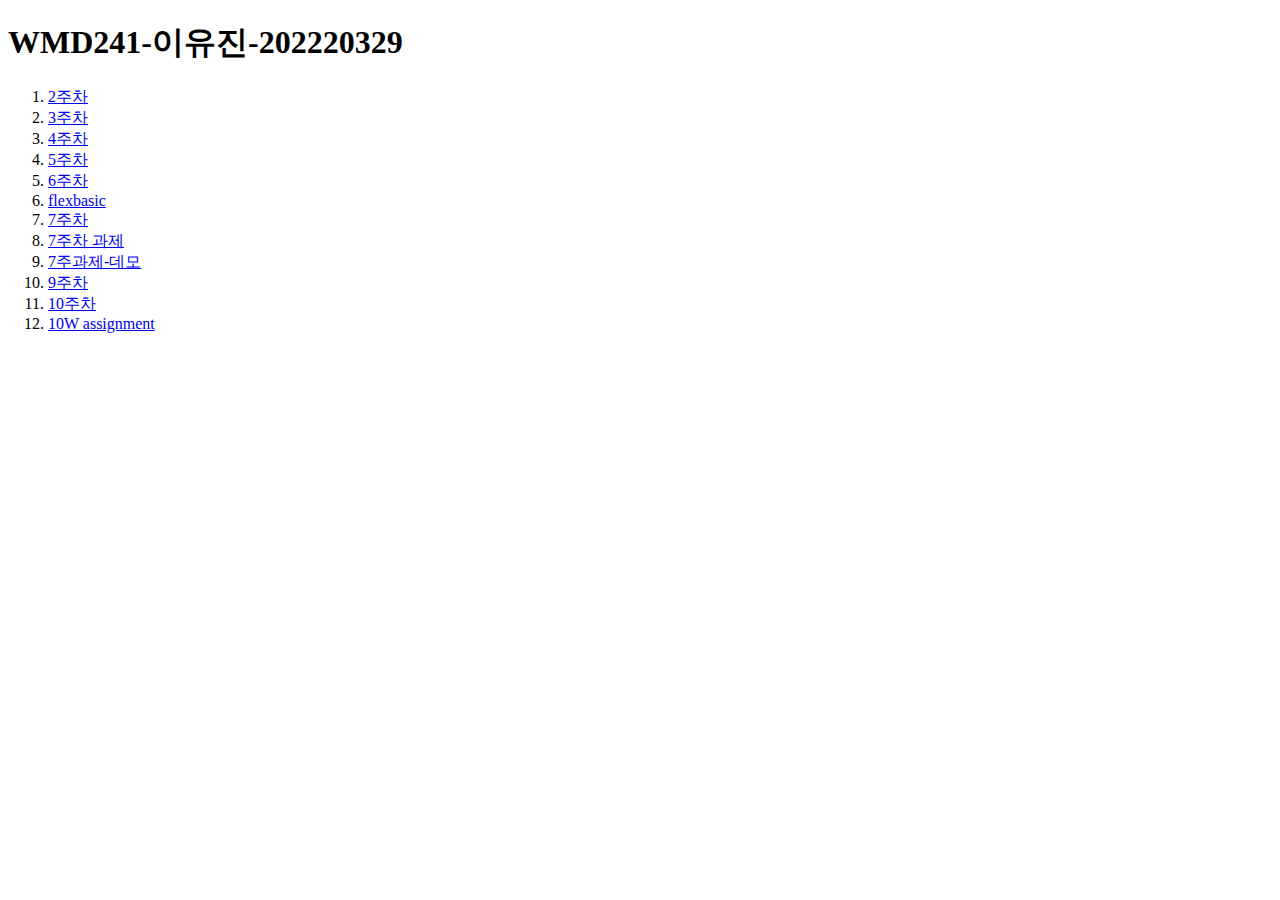
<file: index.html>
<!DOCTYPE html>
<html lang="ko">
  <head>
    <meta charset="UTF-8" />
    <meta name="viewport" content="width=device-width, initial-scale=1.0" />
    <title>WMD241-이유진-202220329</title>
  </head>
  <body>
    <h1>WMD241-이유진-202220329</h1>
    <ol>
      <li><a href="./src/w2/index.html">2주차</a></li>
      <li><a href="./src/w3/index.html">3주차</a></li>
      <li><a href="./src/w4/index.html">4주차</a></li>
      <li><a href="./src/w5/card.html">5주차</a></li>
      <li><a href="./src/w6/card.html">6주차</a></li>
      <li><a href="./src/w6/flexbasic.html">flexbasic</a></li>
      <li><a href="./src/w7/index.html">7주차</a></li>
      <li><a href="./src/w7/assignment/index.html">7주차 과제</a></li>
      <li><a href="./src/w8/Re-w7/index.html">7주과제-데모</a></li>
      <li><a href="./src/w9/fixed.html">9주차</a></li>
      <li><a href="./src/w10/index.html">10주차</a></li>
      <li><a href="./src/w10/assignment/index.html">10W assignment</a></li>
    </ol>
  </body>
</html>
</file>
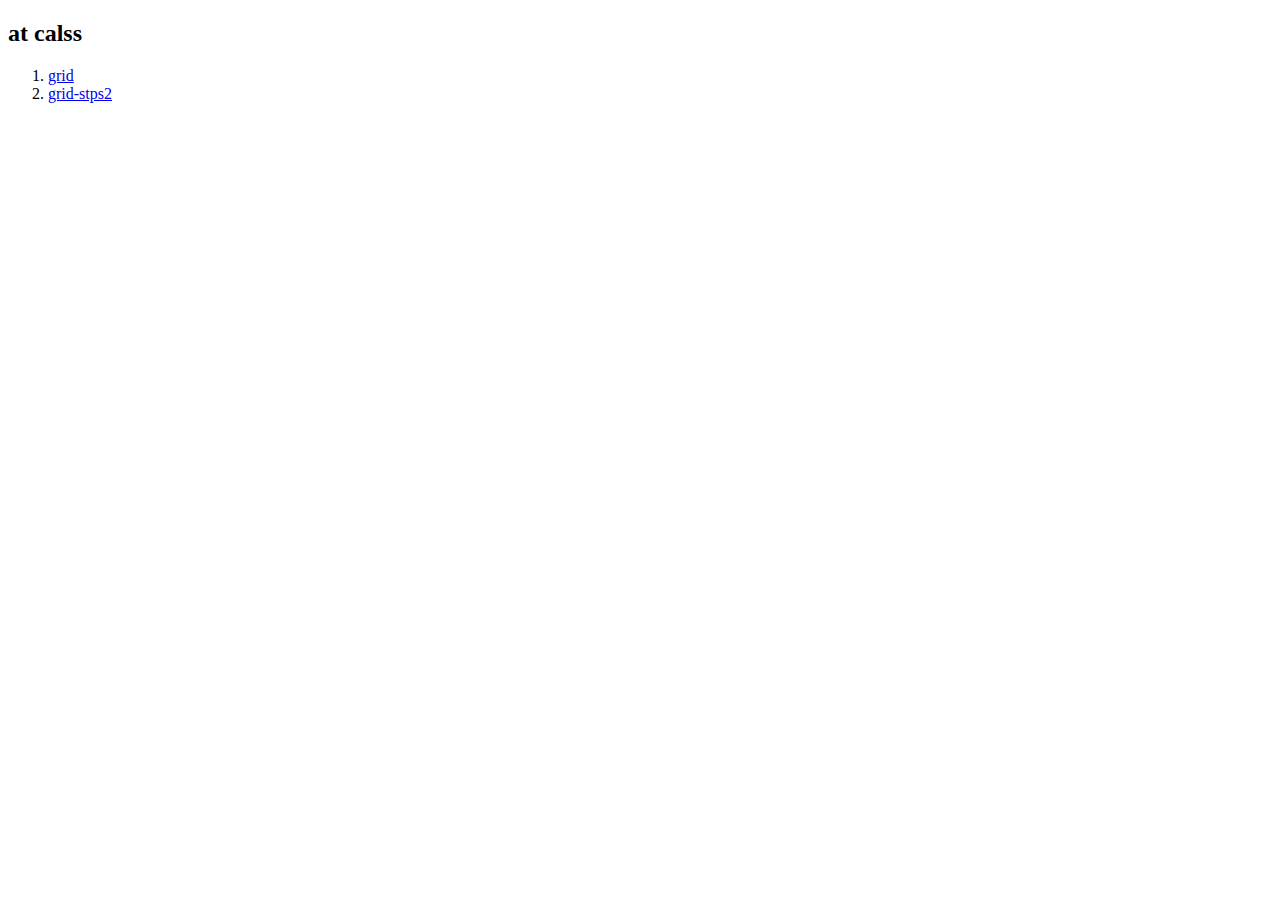
<file: src/w10/index.html>
<!DOCTYPE html>
<html lang="en">
  <head>
    <meta charset="UTF-8" />
    <meta name="viewport" content="width=device-width, initial-scale=1.0" />
    <title>Document</title>
  </head>
  <body>
    <h2>at calss</h2>
    <ol>
      <li><a href="./src/at class-grid-stps1/index.html">grid</a></li>
      <li><a href="./src/at class-grid-stps2/index.html">grid-stps2</a></li>
    </ol>
  </body>
</html>
</file>
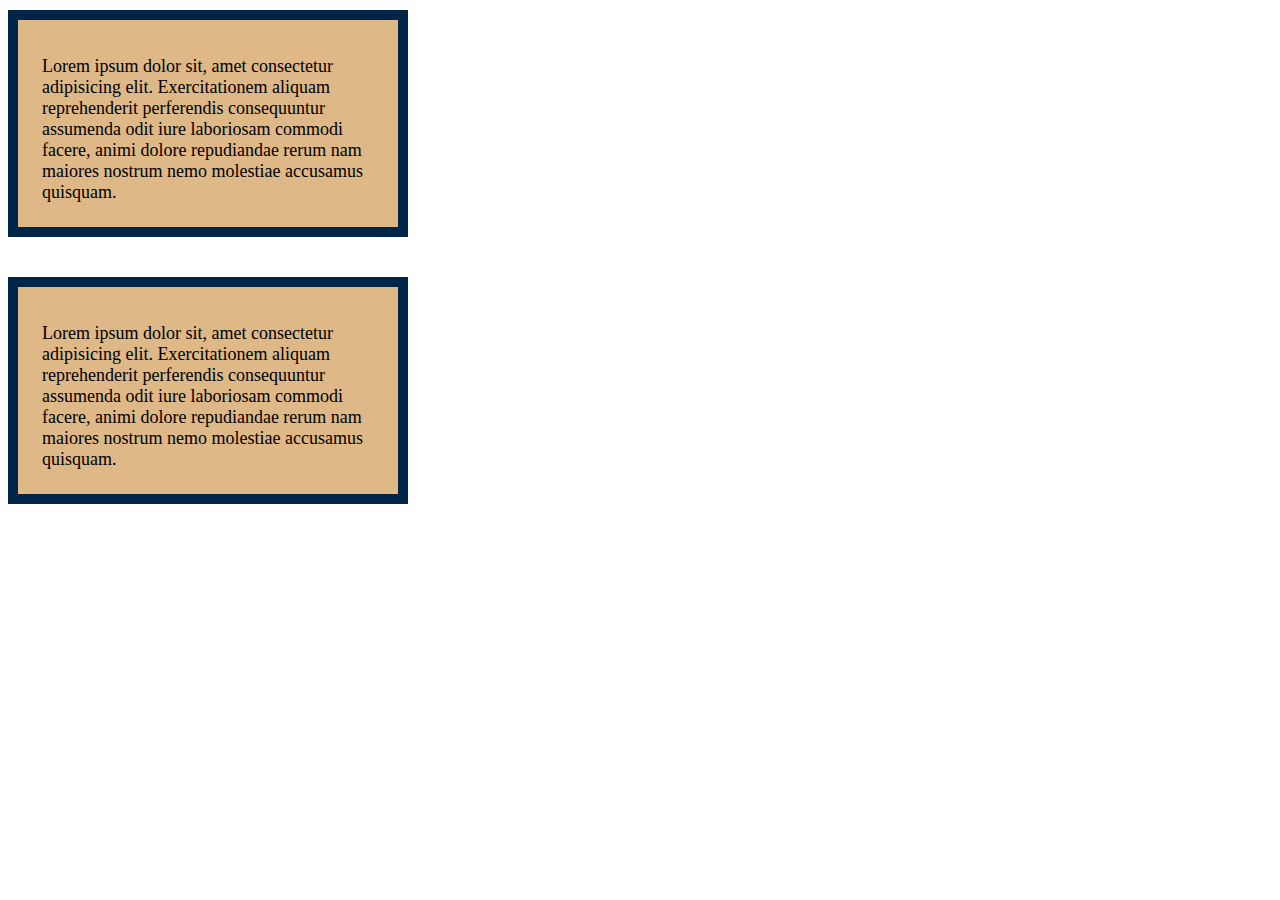
<file: src/w4-2/index.html>
<!DOCTYPE html>
<html lang="ko">
  <head>
    <meta charset="UTF-8" />
    <meta name="viewport" content="width=device-width, initial-scale=1.0" />
    <title>4주차 두번째 문서</title>
    <style>
      * {
        box-sizing: border-box;
      }
      div {
        font-size: 18px;
        background-color: burlywood;
        margin-block: 10px 40px;
        padding-inline: 24px;
        padding-block: 36px 24px;
        border: 10px solid rgb(0, 37, 73);
        width: 400px;
      }
      .border-box {
        box-sizing: border-box;
      }
    </style>
  </head>
  <body>
    <div>
      Lorem ipsum dolor sit, amet consectetur adipisicing elit. Exercitationem
      aliquam reprehenderit perferendis consequuntur assumenda odit iure
      laboriosam commodi facere, animi dolore repudiandae rerum nam maiores
      nostrum nemo molestiae accusamus quisquam.
    </div>
    <div class="border-box">
      Lorem ipsum dolor sit, amet consectetur adipisicing elit. Exercitationem
      aliquam reprehenderit perferendis consequuntur assumenda odit iure
      laboriosam commodi facere, animi dolore repudiandae rerum nam maiores
      nostrum nemo molestiae accusamus quisquam.
    </div>
  </body>
</html>
</file>
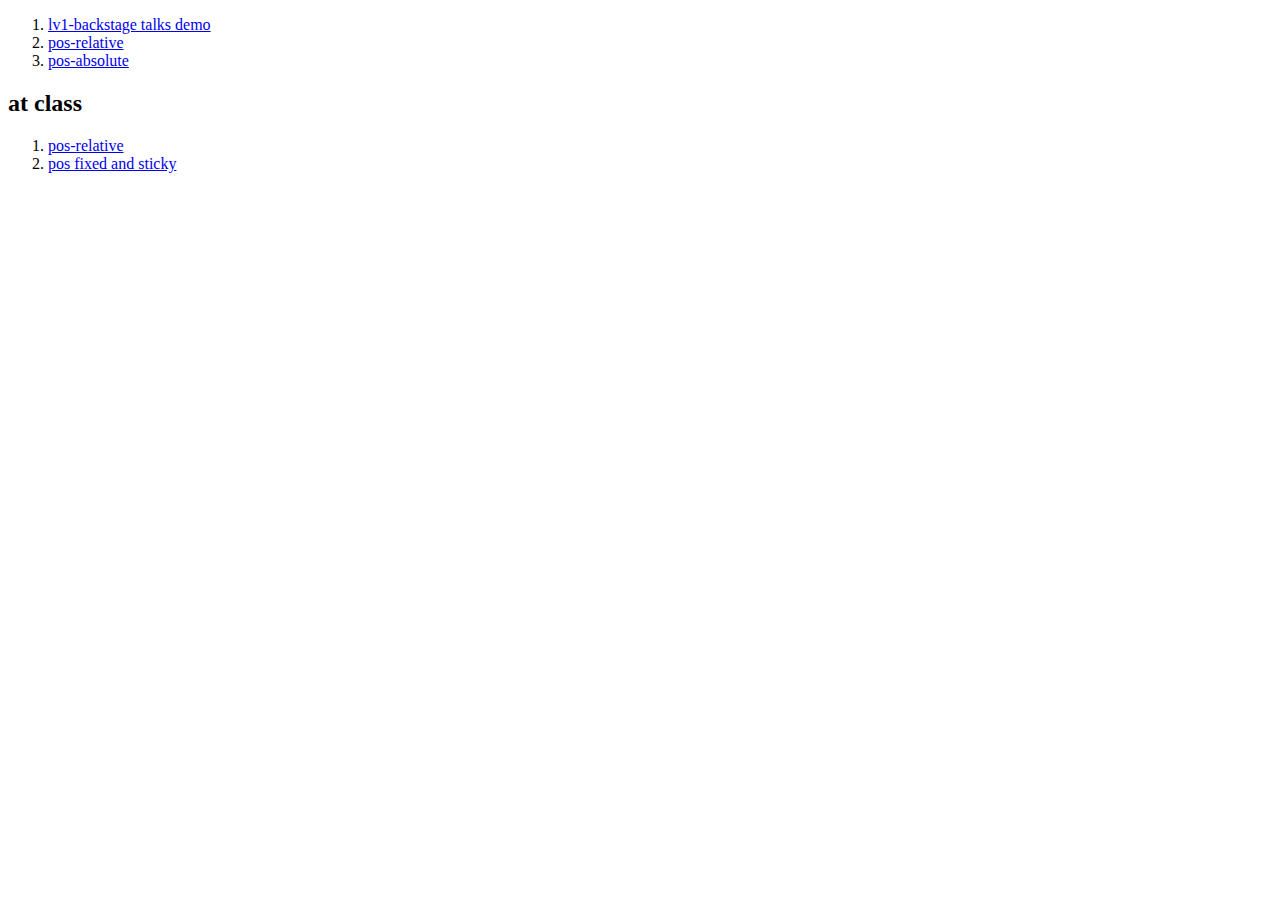
<file: src/w9/index.html>
<!DOCTYPE html>
<html lang="ko">
  <head>
    <meta charset="UTF-8" />
    <meta name="viewport" content="width=device-width, initial-scale=1.0" />
    <title>Document</title>
  </head>
  <body>
    <ol>
      <li>
        <a href="./lv1_bst/index.html">lv1-backstage talks demo</a>
      </li>
      <li><a href="./pos-relative/index.html">pos-relative</a></li>
      <li><a href="./pos-absolute/index.html">pos-absolute</a></li>
    </ol>
    <h2>at class</h2>
    <ol>
      <li><a href="./at-class/pos-rel/index.html">pos-relative</a></li>
      <li><a href="./at-class/pos-fix/index.html">pos fixed and sticky</a></li>
    </ol>
  </body>
</html>
</file>
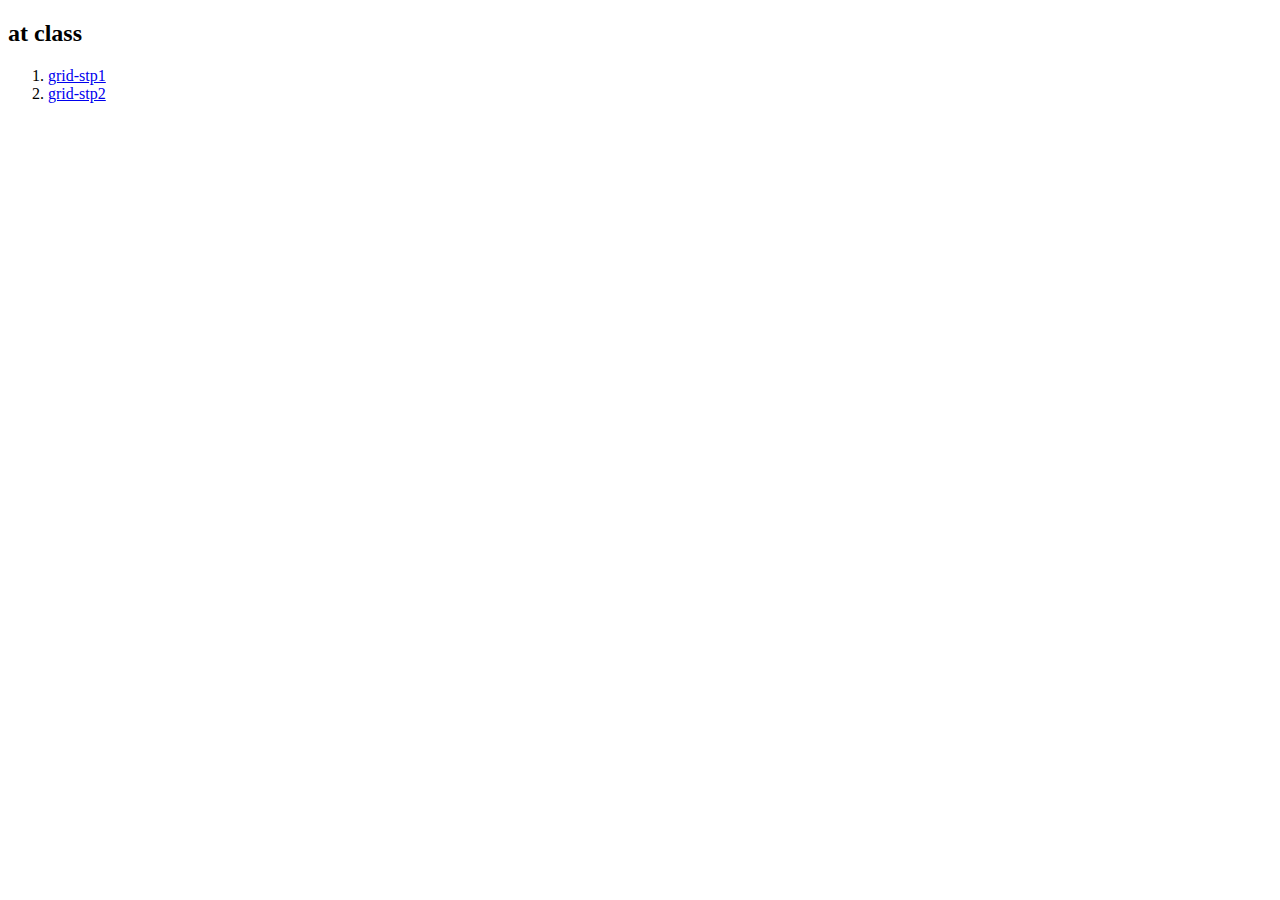
<file: src/w10/w10_WMD241/index.html>
<!DOCTYPE html>
<html lang="ko">
  <head>
    <meta charset="UTF-8" />
    <meta name="viewport" content="width=device-width, initial-scale=1.0" />
    <title>Document</title>
  </head>
  <body>
    <h2>at class</h2>
    <ol>
      <li><a href="./at-class/grid-stp1/index.html">grid-stp1</a></li>
      <li><a href="./at-class/grid-stp2/index.html">grid-stp2</a></li>
    </ol>
  </body>
</html>
</file>
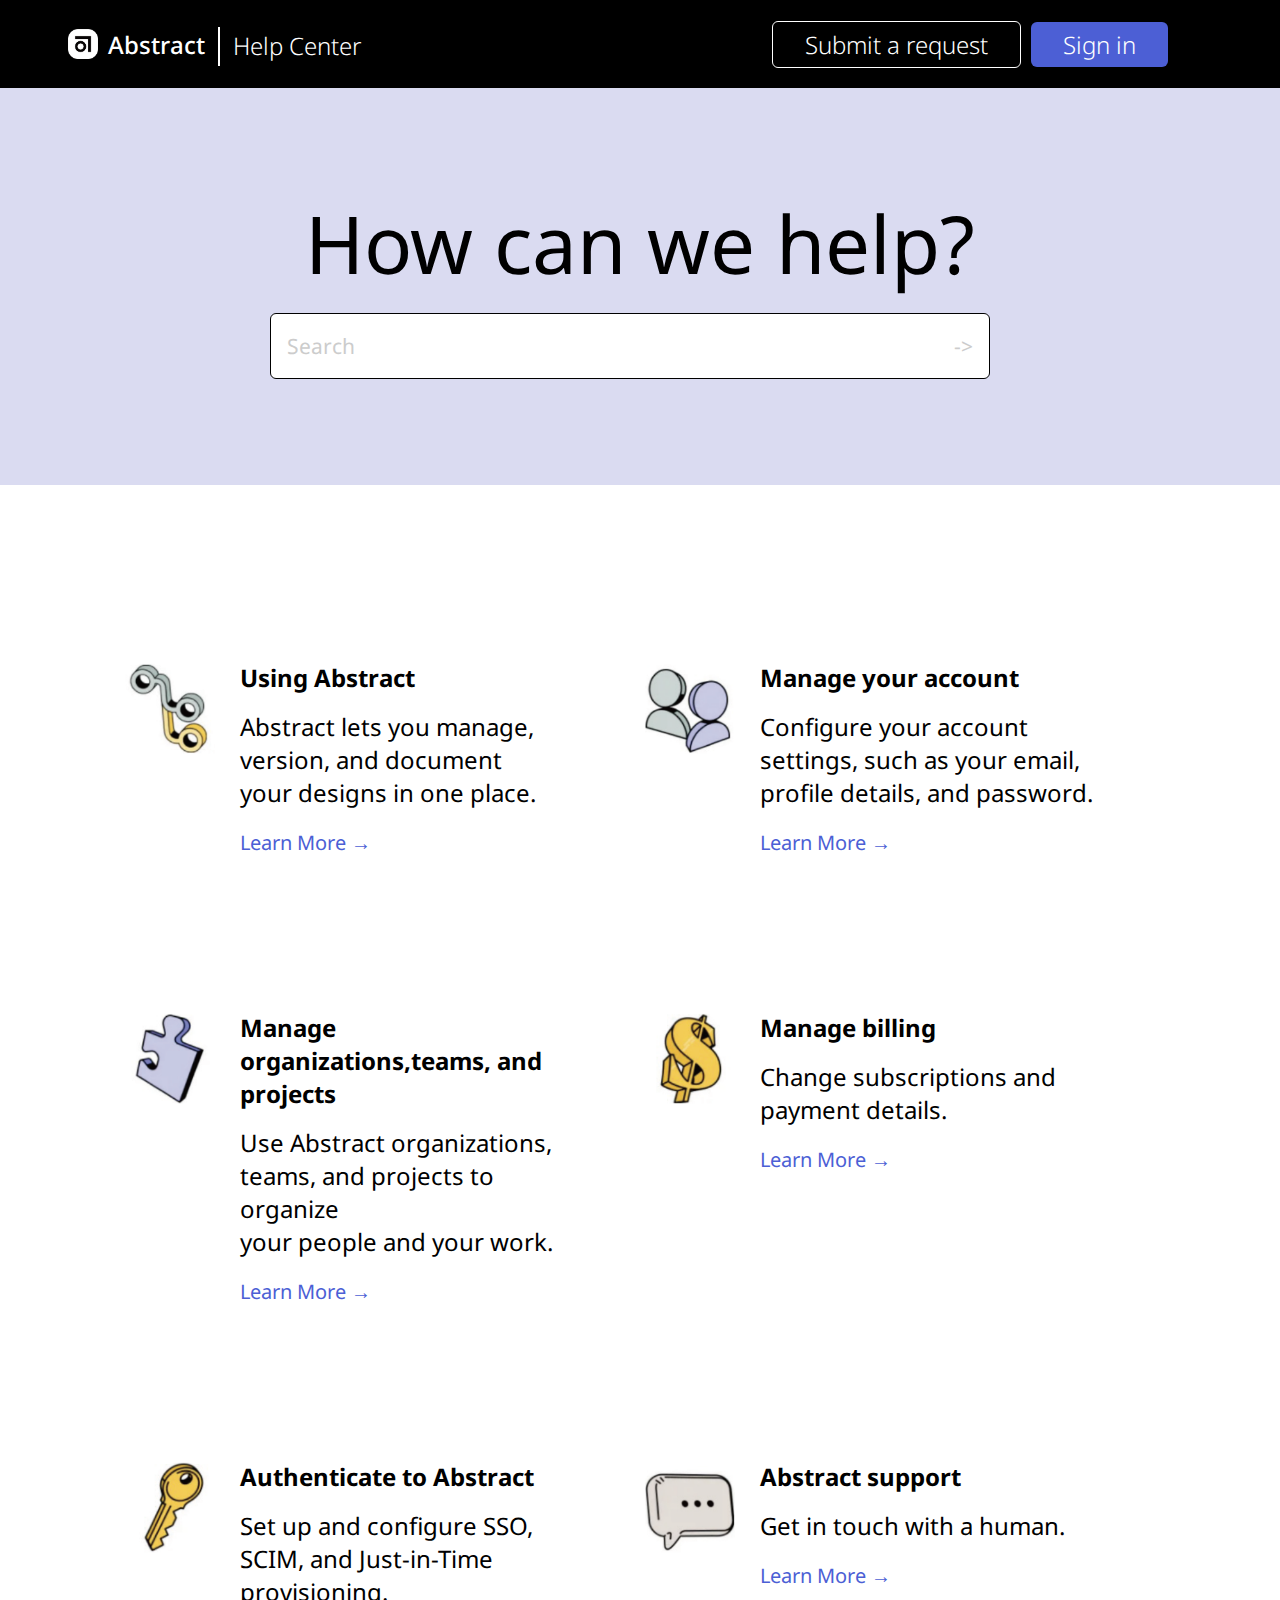
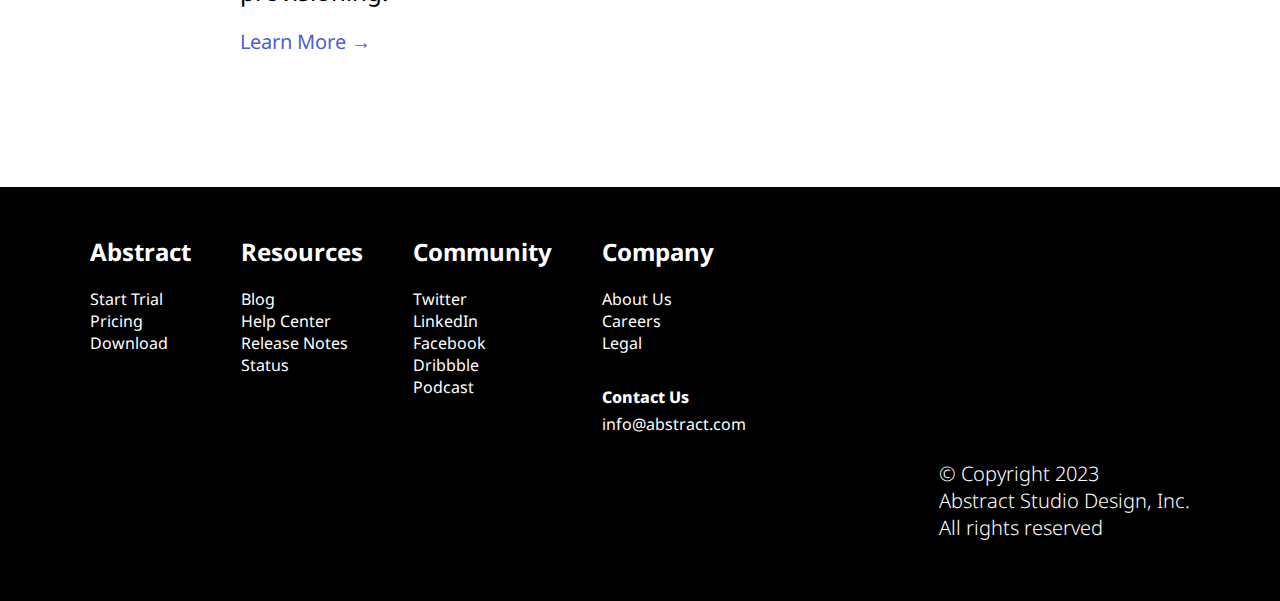
<file: src/w7/assignment/index.html>
<!DOCTYPE html>
<html lang="en">
  <head>
    <meta charset="UTF-8" />
    <meta name="viewport" content="width=device-width, initial-scale=1.0" />
    <title>Abstract</title>
    <link rel="stylesheet" href="style.css" />
  </head>
  <body>
    <div class="section-top">
      <div class="button">
        <img src="../assignment/assets/로고.png" alt="로고입니다" />
        <div class="button-flex-child-opt-1"><p>Abstract</p></div>
        <div class="button-flex-child-opt-2"><p>Help Center</p></div>
        <div class="button-flex-child-opt-3"><p>Submit a request</p></div>
        <div class="button-flex-child-opt-4"><p>Sign in</p></div>
      </div>
    </div>

    <div class="section-purple">
      <div class="container-top">
        <h1 class="centered-title">How can we help?</h1>
        <div class="input">
          Search
          <p>-></p>
        </div>
      </div>
    </div>

    <div class="section-white">
      <div class="category">
        <div class="category-icon">
          <img src="../assignment/assets/1.png" alt="" />
        </div>
        <div class="category-list">
          <div class="category-list-child-1">
            <h4 class="category-list-title">Using Abstract</h4>
            <div class="category-list-desc">
              Abstract lets you manage,<br />version, and document<br />your
              designs in one place.
            </div>
            <div class="category-list-more">Learn More →</div>
          </div>
        </div>
      </div>

      <div class="category">
        <div class="category-icon">
          <img src="../assignment/assets/2.png" alt="" />
        </div>
        <div class="category-list">
          <div class="category-list-child-2">
            <h4 class="category-list-title">Manage your account</h4>
            <div class="category-list-desc">
              Configure your account<br />settings, such as your email,<br />profile
              details, and password.
            </div>
            <div class="category-list-more">Learn More →</div>
          </div>
        </div>
      </div>

      <div class="category">
        <div class="category-icon">
          <img src="../assignment/assets/3.png" alt="" />
        </div>
        <div class="category-list">
          <div class="category-list-child-3">
            <h4 class="category-list-title">
              Manage organizations,teams, and projects
            </h4>
            <div class="category-list-desc">
              Use Abstract organizations,<br />teams, and projects to
              organize<br />your people and your work.
            </div>
            <div class="category-list-more">Learn More →</div>
          </div>
        </div>
      </div>

      <div class="category">
        <div class="category-icon">
          <img src="../assignment/assets/4.png" alt="" />
        </div>
        <div class="category-list">
          <div class="category-list-child-4">
            <h4 class="category-list-title">Manage billing</h4>
            <div class="category-list-desc">
              Change subscriptions and<br />payment details.
            </div>
            <div class="category-list-more">Learn More →</div>
          </div>
        </div>
      </div>

      <div class="category">
        <div class="category-icon">
          <img src="../assignment/assets/5.png" alt="" />
        </div>
        <div class="category-list">
          <div class="category-list-child-5">
            <h4 class="category-list-title">Authenticate to Abstract</h4>
            <div class="category-list-desc">
              Set up and configure SSO,<br />SCIM, and Just-in-Time<br />provisioning.
            </div>
            <div class="category-list-more">Learn More →</div>
          </div>
        </div>
      </div>

      <div class="category">
        <div class="category-icon">
          <img src="../assignment/assets/6.png" alt="" />
        </div>
        <div class="category-list">
          <div class="category-list-child-6">
            <h4 class="category-list-title">Abstract support</h4>
            <div class="category-list-desc">Get in touch with a human.</div>
            <div class="category-list-more">Learn More →</div>
          </div>
        </div>
      </div>
    </div>

    <div class="section-black">
      <div class="container-bottom">
        <div class="footer warapper">
          <div class="footer-column">
            <h2 class="footer title">Abstract</h2>
            <a class="footer-list">Start Trial</a><br />
            <a class="footer-list">Pricing</a><br />
            <a class="footer-list">Download</a>
          </div>
          <div class="footer-column">
            <h2 class="footer title">Resources</h2>
            <a class="footer-list">Blog</a><br />
            <a class="footer-list">Help Center</a><br />
            <a class="footer-list">Release Notes</a><br />
            <a class="footer-list">Status</a>
          </div>
          <div class="footer-column">
            <h2 class="footer title">Community</h2>
            <a class="footer-list"> Twitter</a><br />
            <a class="footer-list">LinkedIn</a><br />
            <a class="footer-list">Facebook</a><br />
            <a class="footer-list">Dribbble</a><br />
            <a class="footer-list">Podcast</a>
          </div>
          <div class="footer-column">
            <h2 class="footer title">Company</h2>
            <a class="footer-list"> About Us</a><br />
            <a class="footer-list">Careers</a><br />
            <a class="footer-list">Legal</a><br /><br />
            <h4 class="footer-middle-title">Contact Us</h4>
            <a> info@abstract.com</a><br />
          </div>
        </div>
        <div class="aboutus">
          <h2 class="footer-aboutus-title"></h2>
          <a class="footer-aboutus-list">© Copyright 2023</a><br />
          <a class="footer-aboutus-list">Abstract Studio Design, Inc.</a><br />
          <a class="footer-aboutus-list">All rights reserved</a>
        </div>
      </div>
    </div>
  </body>
</html>
</file>
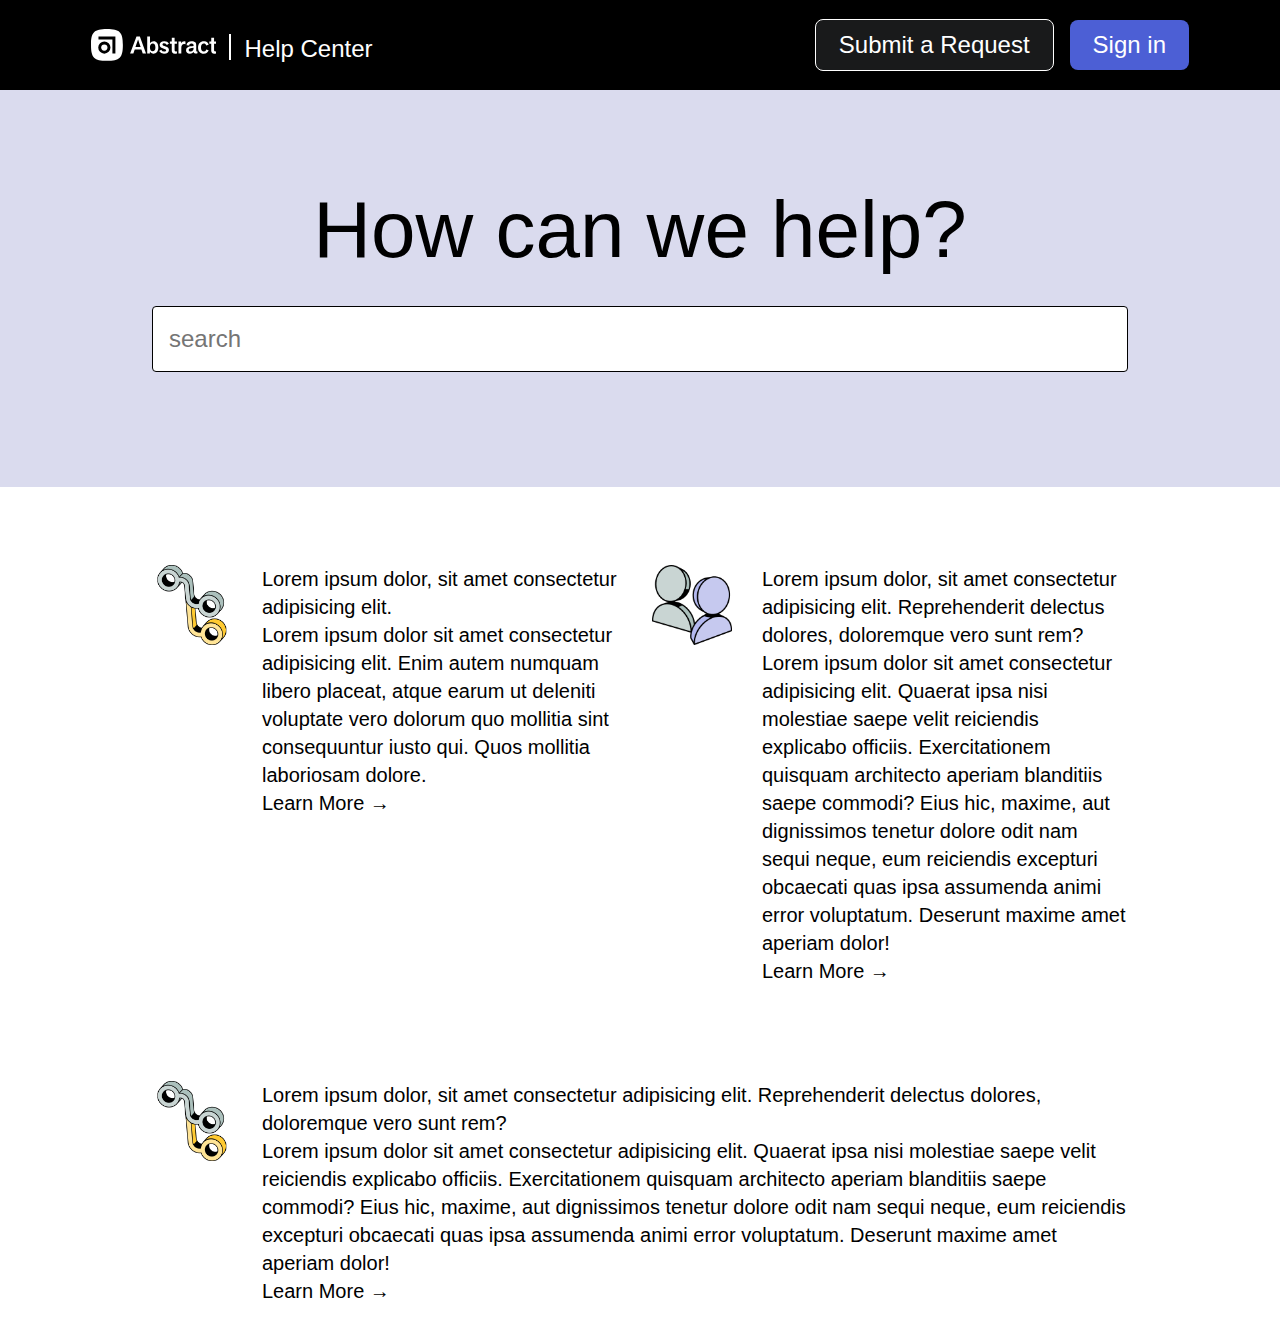
<file: src/w8/assinment.demo/index.html>
<!DOCTYPE html>
<html lang="ko">
  <head>
    <meta charset="UTF-8" />
    <meta name="viewport" content="width=device-width, initial-scale=1.0" />
    <title>assignment demo</title>
    <link rel="stylesheet" href="./style/style.css" />
  </head>
  <body>
    <nav class="section navigation">
      <div class="container navigation__container">
        <div class="navigation__menu-group navigation__menu-group--left">
          <div class="navigation__logo">
            <svg
              class="abstract-logo logo"
              xmlns="http://www.w3.org/2000/svg"
              viewBox="0 0 200 51"
              preserveAspectRatio="xMinYMid slice"
            >
              <g class="abstract-logo-mark" fill="#fff">
                <path
                  d="M25.41 0C5.08 0 0 5.08 0 25.41s5.08 25.41 25.41 25.41 25.41-5.08 25.41-25.41S45.74 0 25.41 0zm-4.17 39.31A9.73 9.73 0 1 1 31 29.58a9.75 9.75 0 0 1-9.76 9.73zm17.67-.4h-4.77V16.67H11.91v-4.76h27z"
                ></path>
                <circle cx="21.24" cy="29.58" r="4.96"></circle>
              </g>
              <g class="abstract-logo-wordmark" fill="#fff">
                <path
                  class="abstract-logo-letter-1"
                  d="M70.9 28.81c2.37-6.59 3.32-9.26 4.19-12 1.26 3.92 2.56 7.58 4.08 12zM72.54 12L62.33 38.91h5.22l2.17-6.29h10.63l2.13 6.29h5.26L77.91 12z"
                ></path>
                <path
                  class="abstract-logo-letter-2"
                  d="M98.43 35.56c-2.82 0-4.46-2.33-4.46-6.37 0-3.62 1.91-5.9 4.61-5.9 2.55 0 4.12 2.32 4.12 6.13 0 4-1.64 6.14-4.27 6.14m-4.34-13.07V12h-4.46v26.9h4.27v-2.47a6.31 6.31 0 0 0 5.63 2.86c4.69 0 7.81-3.66 7.81-9.87s-2.85-9.87-7.31-9.87a7.3 7.3 0 0 0-5.94 2.94z"
                ></path>
                <path
                  class="abstract-logo-letter-3"
                  d="M116.71 22.8a4.77 4.77 0 0 1 4.29 2.67l3.32-2.25a8.44 8.44 0 0 0-7.48-3.82c-4.69 0-7.36 2.75-7.36 5.73s1.87 4.61 4.81 5.53l2 .65c2.86.91 3.51 1.45 3.51 2.71s-1.07 2-3 2a5.34 5.34 0 0 1-4.84-3.09l-3.47 2.29a9.35 9.35 0 0 0 8.12 4.27c4.73 0 7.67-2.56 7.67-6.07 0-3-1.91-4.61-5.26-5.68l-2-.61c-2.44-.76-3-1.3-3-2.44s.92-1.87 2.82-1.87"
                ></path>
                <path
                  class="abstract-logo-letter-4"
                  d="M133.3 23.52h3.7V20h-3.7v-6.2h-4.44l-.08 6.2h-3v3.57h3v10.4a5.92 5.92 0 0 0 1.07 4c.77.92 2 1.38 3.9 1.38a13.24 13.24 0 0 0 3.32-.43v-3.59a5.51 5.51 0 0 1-1.83.35c-1.38 0-1.94-.69-1.94-2.64z"
                ></path>
                <path
                  class="abstract-logo-letter-5"
                  d="M143.77 20h-4.27v19h4.5v-8.88a7.63 7.63 0 0 1 1-4.36 4.43 4.43 0 0 1 4-1.89 6.15 6.15 0 0 1 1.64.25V20a5.3 5.3 0 0 0-1.64-.3 5.44 5.44 0 0 0-5.26 3.18z"
                ></path>
                <path
                  class="abstract-logo-letter-6"
                  d="M163.54 30.93a5.57 5.57 0 0 1-.84 3 4.61 4.61 0 0 1-4 2c-2 0-2.9-1-2.9-2.4a2.34 2.34 0 0 1 1.64-2.33 18.72 18.72 0 0 1 6.07-1.15zm4.25-4c0-3-.4-4.54-1.58-5.65s-3.09-1.83-5.69-1.83c-4.85 0-7.91 2.29-8.21 6.42l4.28.38c.23-2.1 1.26-3.29 3.59-3.29a3.65 3.65 0 0 1 2.63.81 3 3 0 0 1 .73 2.29v1c-3 .19-6.68.72-8.55 1.56a5.25 5.25 0 0 0-3.48 5.08c0 3.4 2.45 5.57 5.92 5.57a7.63 7.63 0 0 0 6.22-2.71c.41 1.9 1.75 2.61 4.14 2.61a6.21 6.21 0 0 0 2-.31V36c-1.73.31-2-.7-2-2.18z"
                ></path>
                <path
                  class="abstract-logo-letter-7"
                  d="M175.35 29.31c0-4.23 2-6.17 4.57-6.17 1.8 0 3.17.84 3.7 3.35l4-1.37A7.33 7.33 0 0 0 180 19.4c-5.69 0-9.27 3.78-9.27 10s3.51 10.06 9 10.06c4.31 0 6.83-2.28 7.93-5.45l-4-1.37a3.51 3.51 0 0 1-3.7 3.09c-2.86-.01-4.61-2.22-4.61-6.42z"
                ></path>
                <path
                  class="abstract-logo-letter-8"
                  d="M196.23 23.52h3.67V20h-3.67v-6.2h-4.44l-.08 6.2h-3v3.57h3v10.4a5.92 5.92 0 0 0 1.07 4c.77.92 2 1.38 3.9 1.38a13.24 13.24 0 0 0 3.32-.43v-3.59a5.51 5.51 0 0 1-1.83.35c-1.38 0-1.94-.69-1.94-2.64z"
                ></path>
              </g>
            </svg>
          </div>
          <div class="navigation__page-title">Help Center</div>
        </div>
        <div class="navigation__menu-group navigation__menu-group--right">
          <div class="navigation__btn navigation__btn--outline">
            Submit a Request
          </div>
          <div class="navigation__btn navigation__btn--fill">Sign in</div>
        </div>
      </div>
    </nav>
    <div class="section hero">
      <div class="hero__container"></div>
      <div class="hero__text">How can we help?</div>
      <input class="hero__search-input" type="search" placeholder="search" />
    </div>
    <div class="section feature">
      <ol class="feature__container">
        <li class="card">
          <div class="card__area card__area-left">
            <img class="card__img" src="./assets/feature_1.png" />
          </div>
          <div class="card__area card__area-left">
            <div class="card__title">
              Lorem ipsum dolor, sit amet consectetur adipisicing elit.
            </div>
            <div class="card__desc">
              Lorem ipsum dolor sit amet consectetur adipisicing elit. Enim
              autem numquam libero placeat, atque earum ut deleniti voluptate
              vero dolorum quo mollitia sint consequuntur iusto qui. Quos
              mollitia laboriosam dolore.
            </div>
            <div class="card__more"></div>
            <div class="section">Learn More →</div>
          </div>
        </li>
        <li class="card">
          <div class="card__area card__area-left">
            <img class="card__img" src="./assets/feature_2.png" />
          </div>
          <div class="card__area card__area-left">
            <div class="card__title">
              Lorem ipsum dolor, sit amet consectetur adipisicing elit.
              Reprehenderit delectus dolores, doloremque vero sunt rem?
            </div>
            <div class="card__desc">
              Lorem ipsum dolor sit amet consectetur adipisicing elit. Quaerat
              ipsa nisi molestiae saepe velit reiciendis explicabo officiis.
              Exercitationem quisquam architecto aperiam blanditiis saepe
              commodi? Eius hic, maxime, aut dignissimos tenetur dolore odit nam
              sequi neque, eum reiciendis excepturi obcaecati quas ipsa
              assumenda animi error voluptatum. Deserunt maxime amet aperiam
              dolor!
            </div>
            <div class="card__more"></div>
            <div class="section">Learn More →</div>
          </div>
        </li>
        <li class="card">
          <div class="card__area card__area-left">
            <img class="card__img" src="./assets/feature_1.png" />
          </div>
          <div class="card__area card__area-left">
            <div class="card__title">
              Lorem ipsum dolor, sit amet consectetur adipisicing elit.
              Reprehenderit delectus dolores, doloremque vero sunt rem?
            </div>
            <div class="card__desc">
              Lorem ipsum dolor sit amet consectetur adipisicing elit. Quaerat
              ipsa nisi molestiae saepe velit reiciendis explicabo officiis.
              Exercitationem quisquam architecto aperiam blanditiis saepe
              commodi? Eius hic, maxime, aut dignissimos tenetur dolore odit nam
              sequi neque, eum reiciendis excepturi obcaecati quas ipsa
              assumenda animi error voluptatum. Deserunt maxime amet aperiam
              dolor!
            </div>
            <div class="card__more"></div>
            <div class="section">Learn More →</div>
          </div>
        </li>
      </ol>
    </div>
  </body>
</html>
</file>
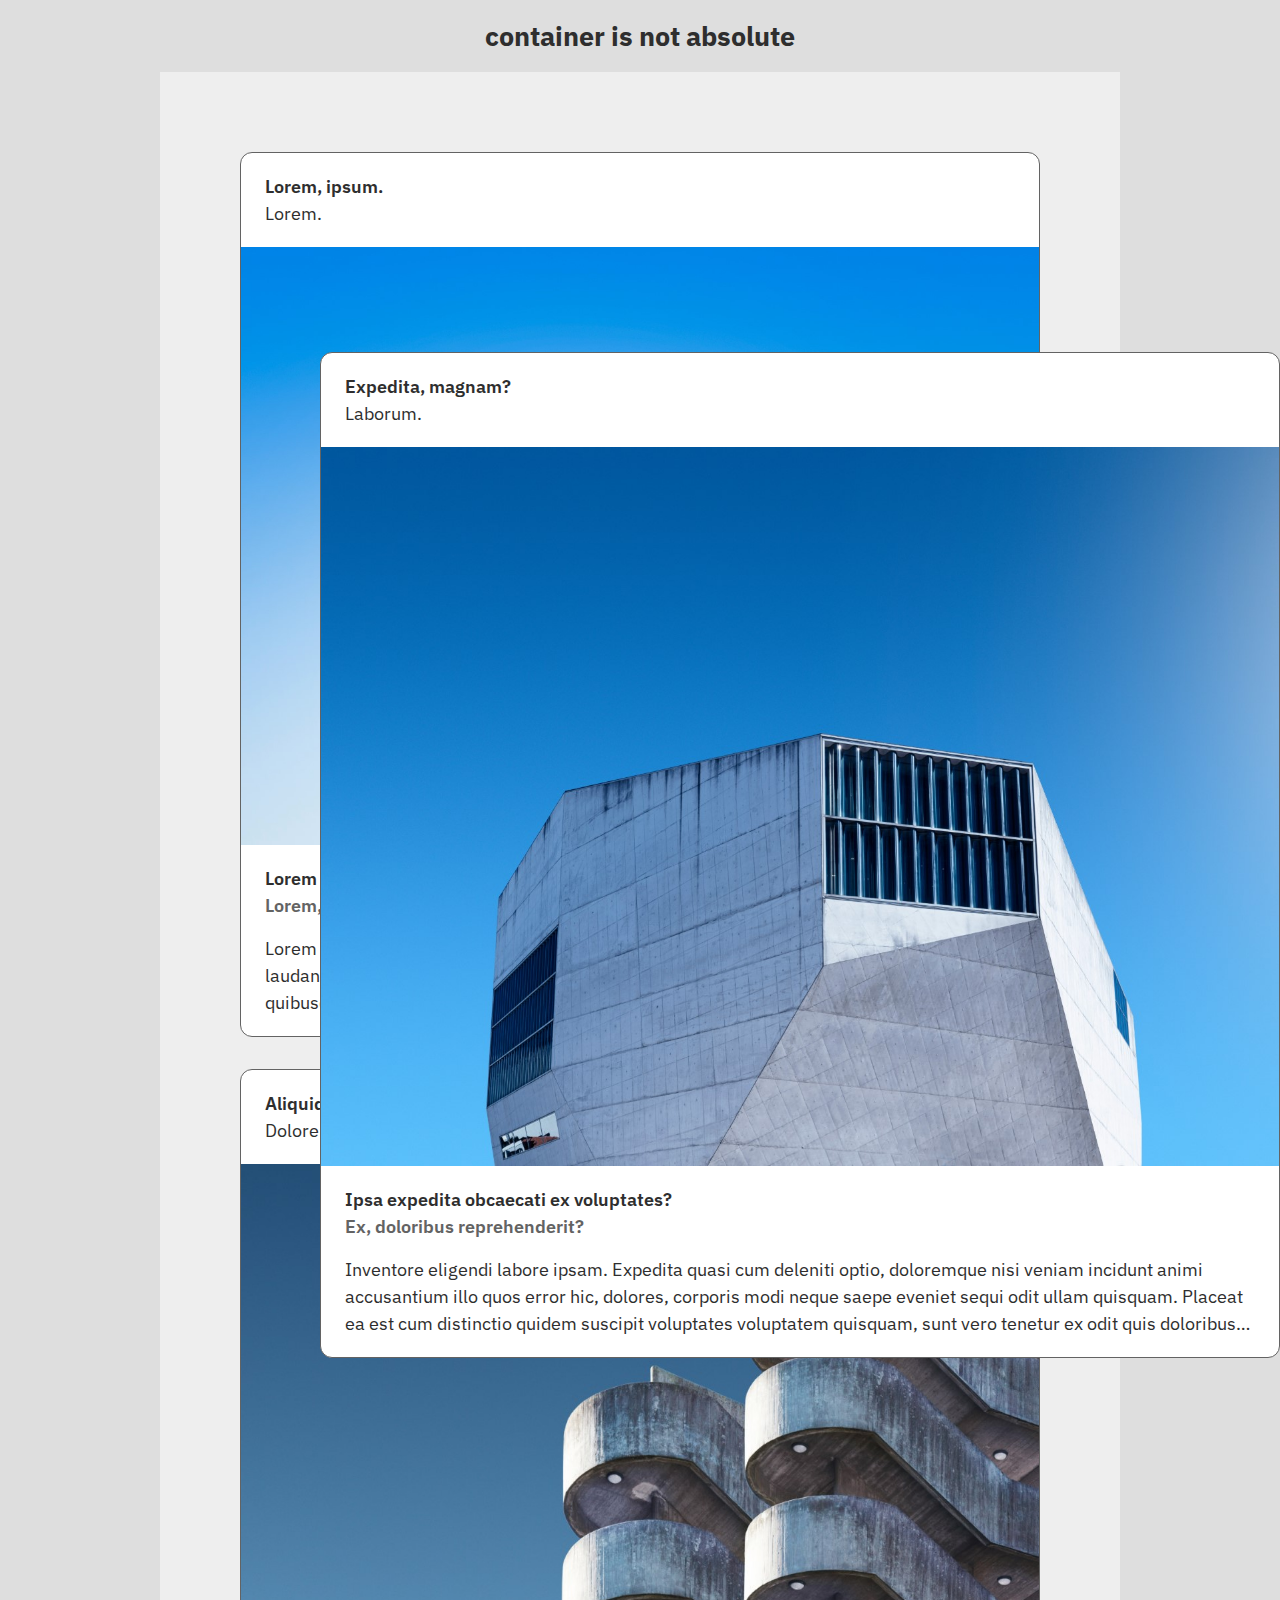
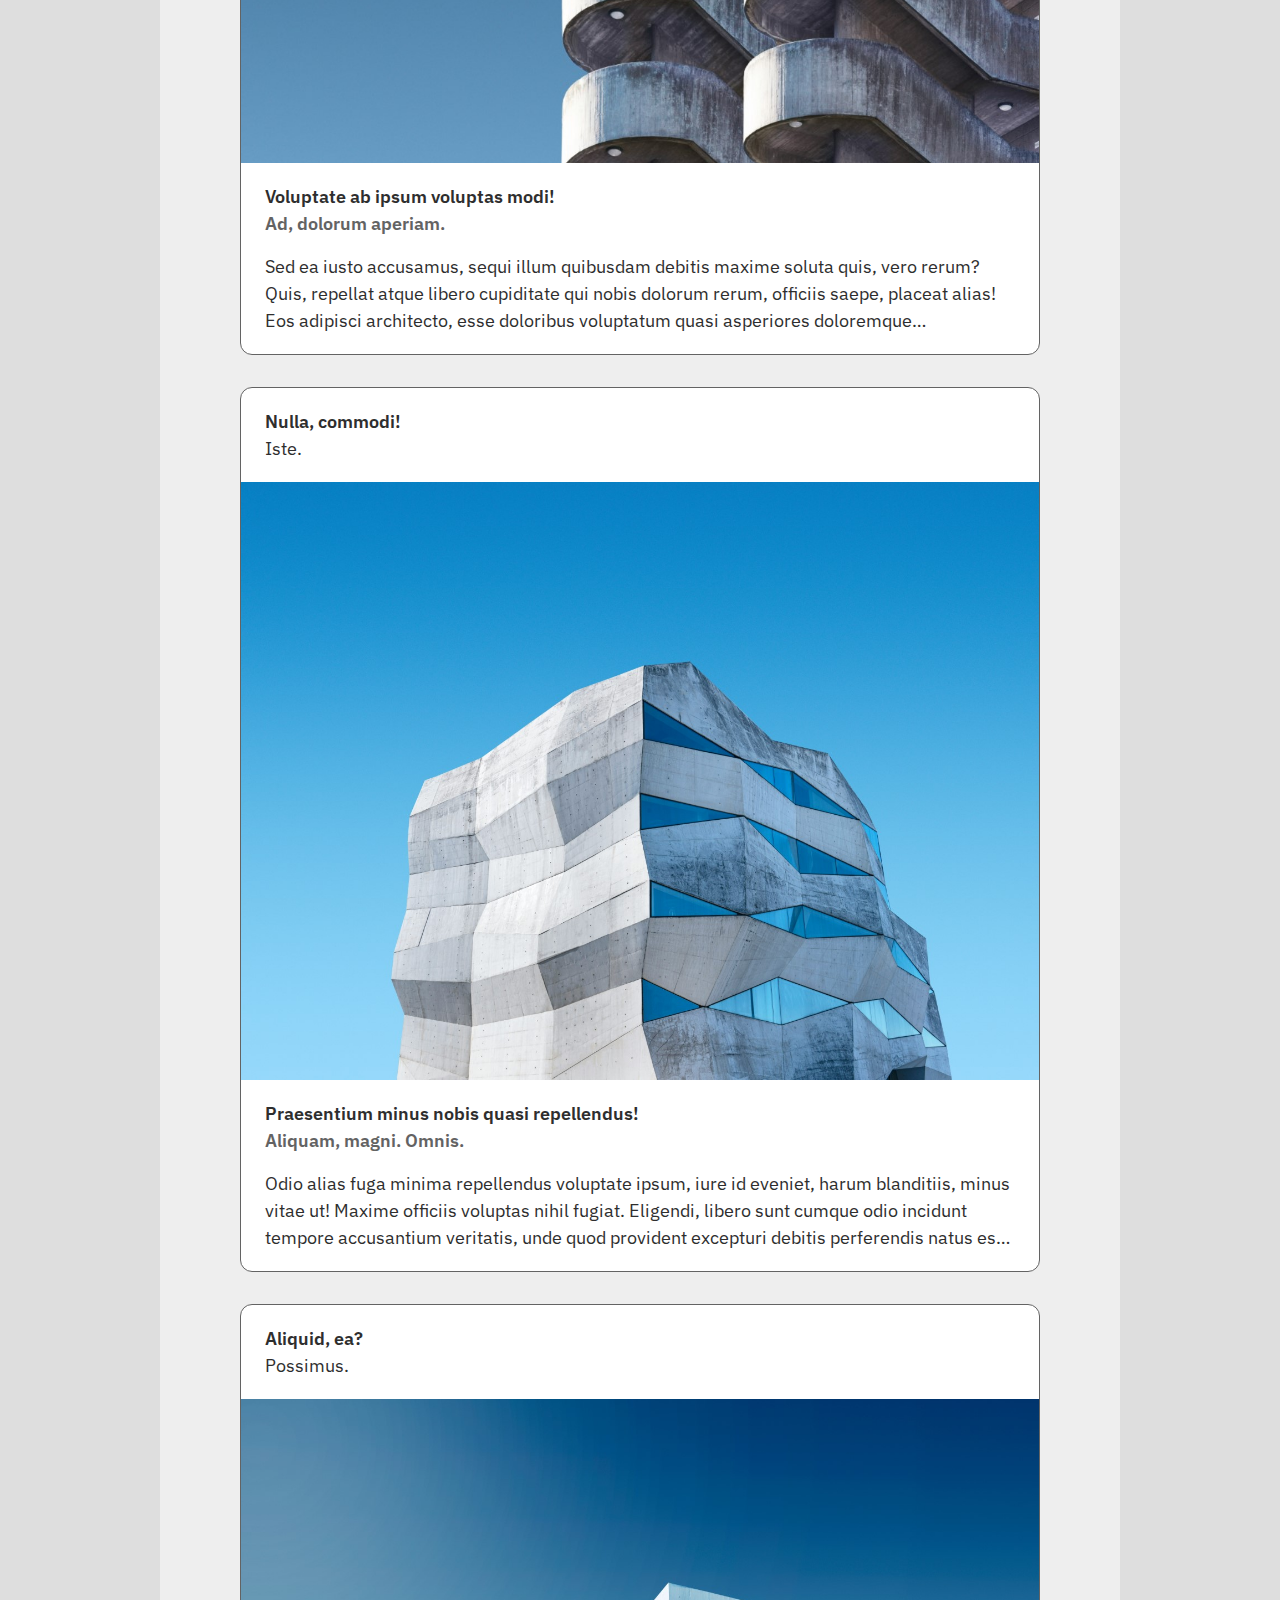
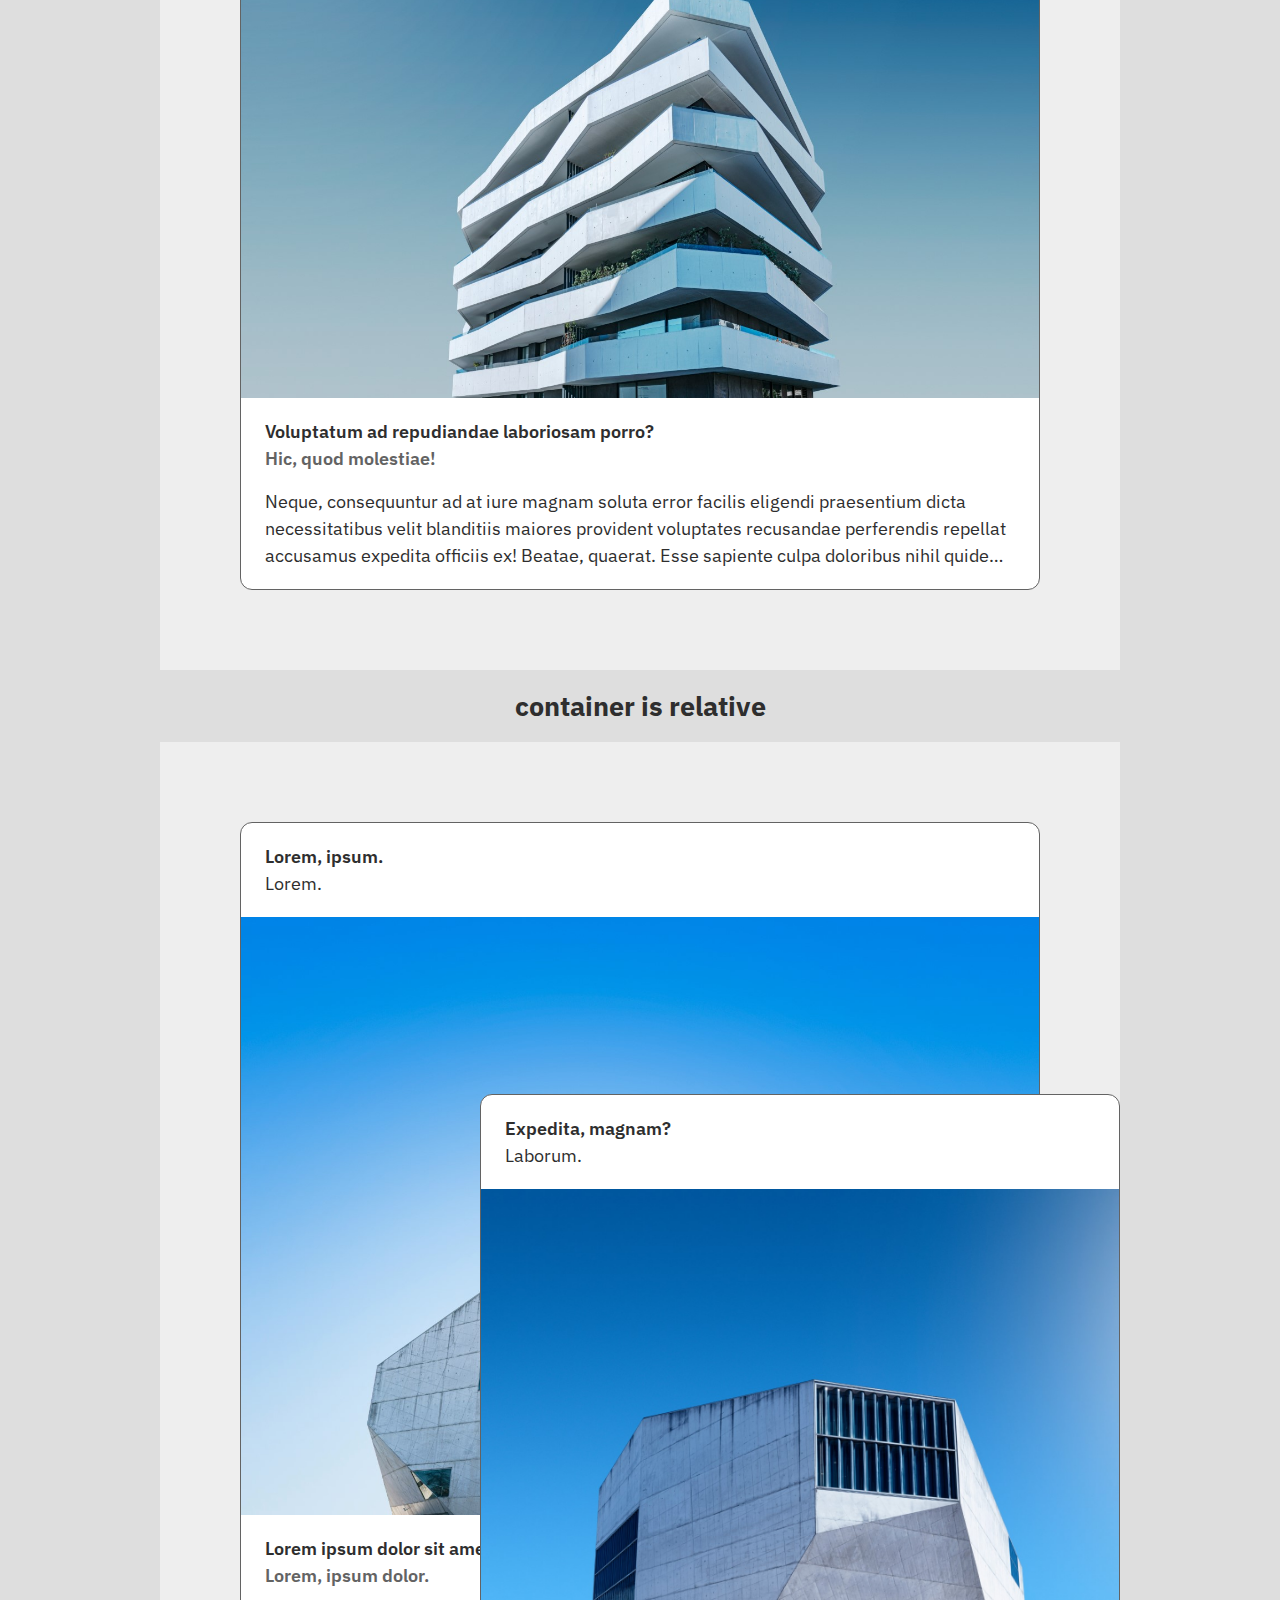
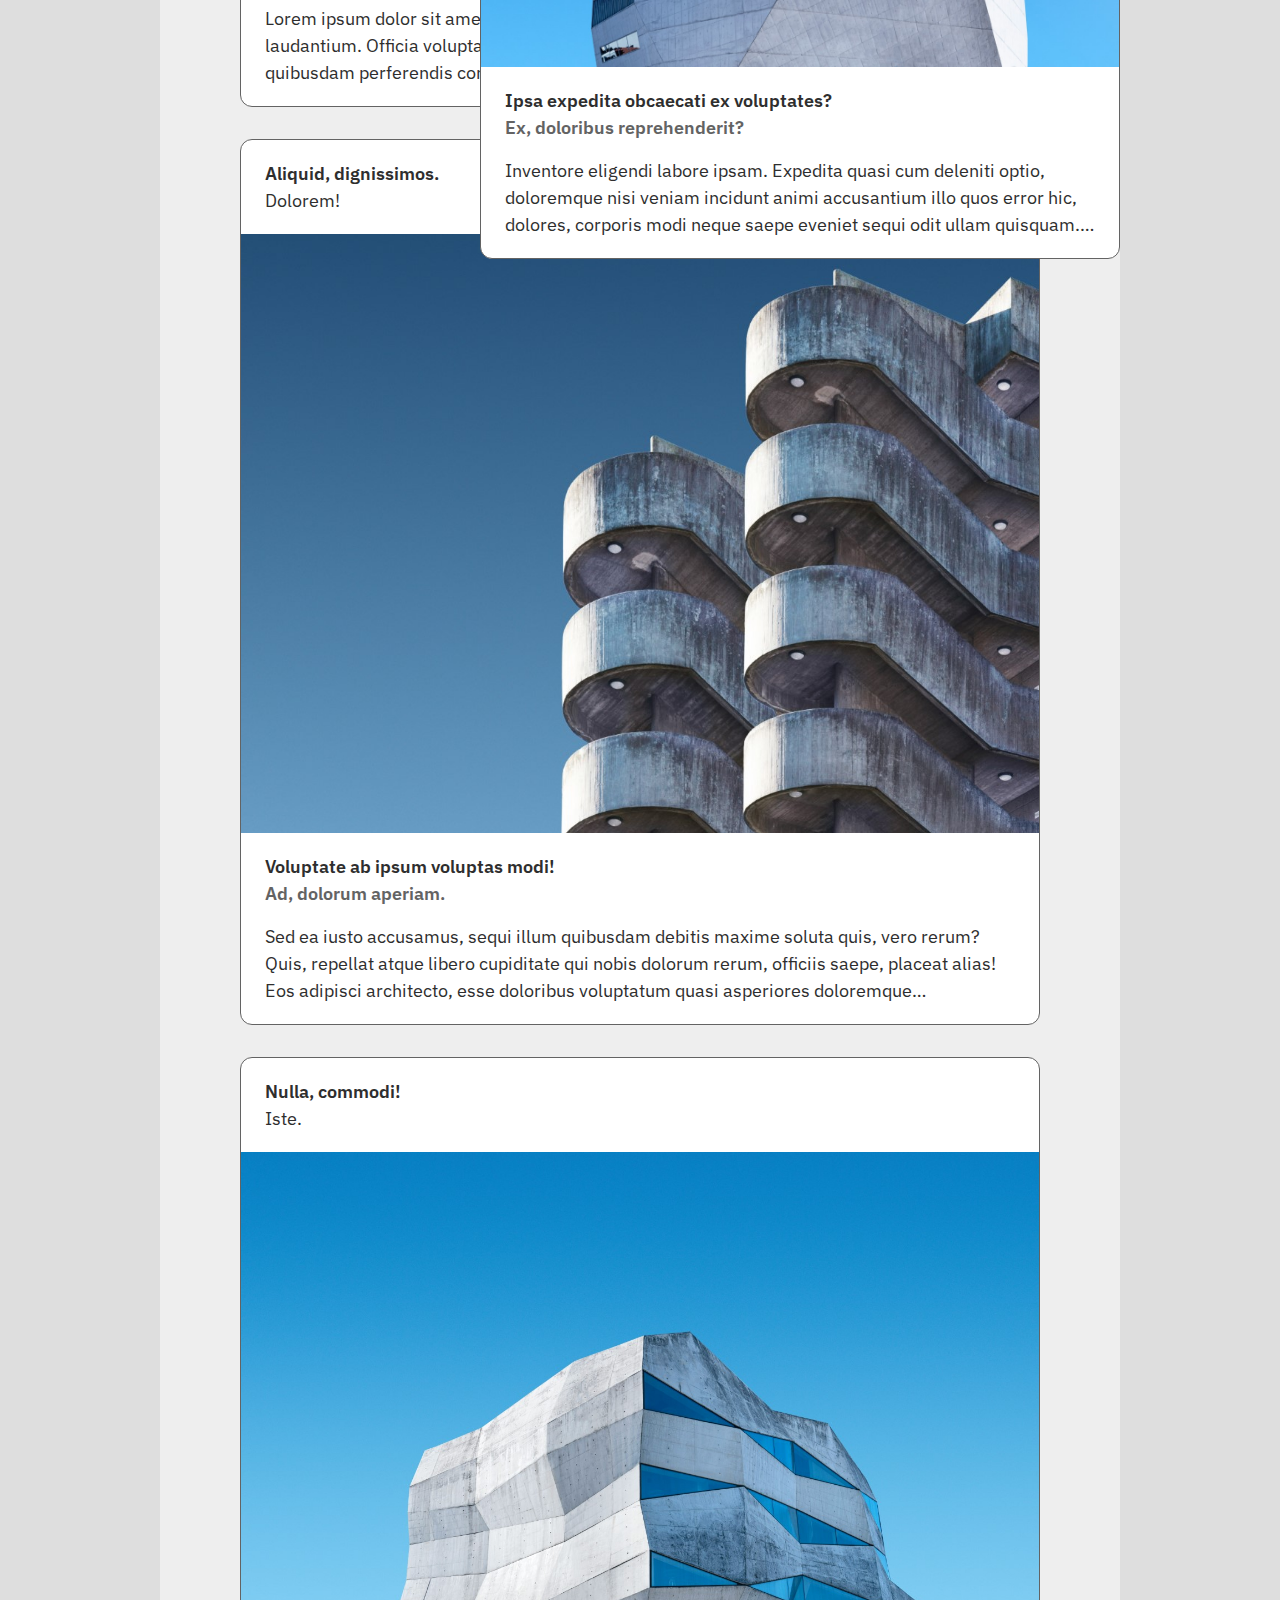
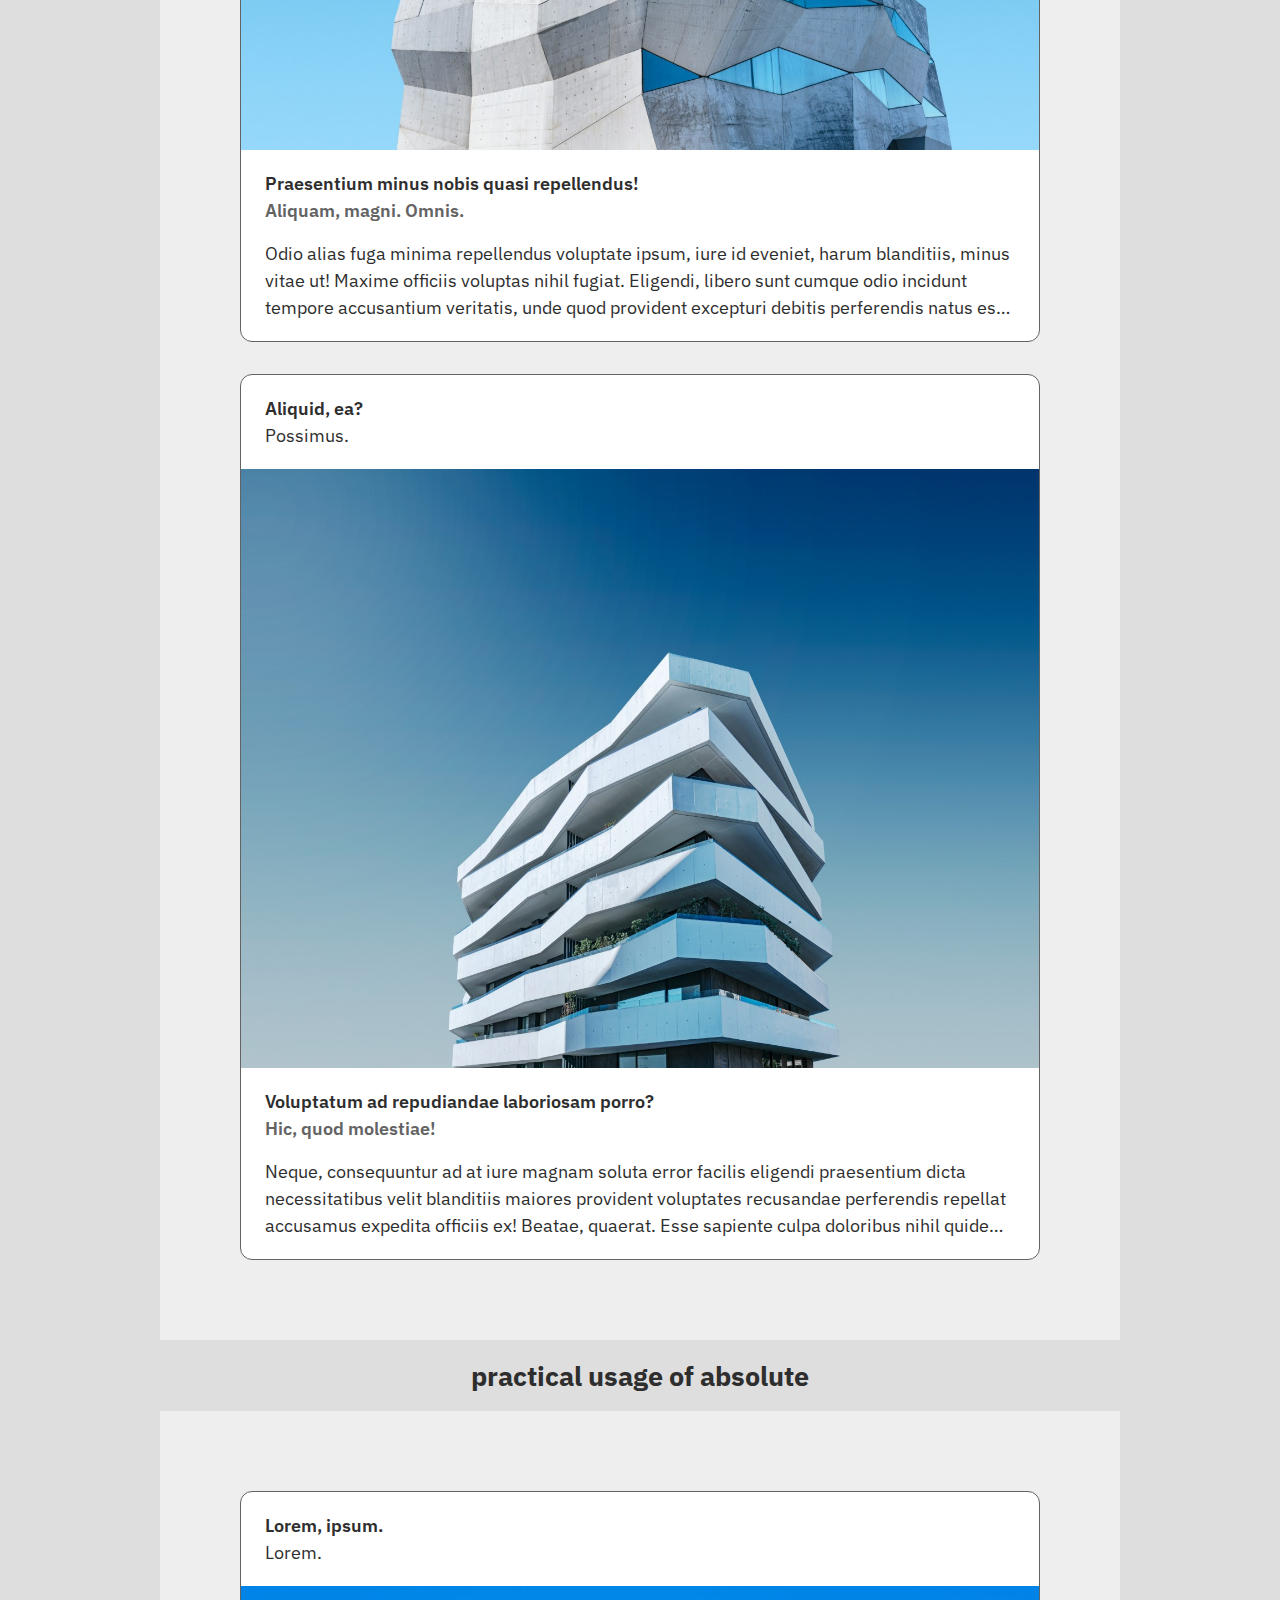
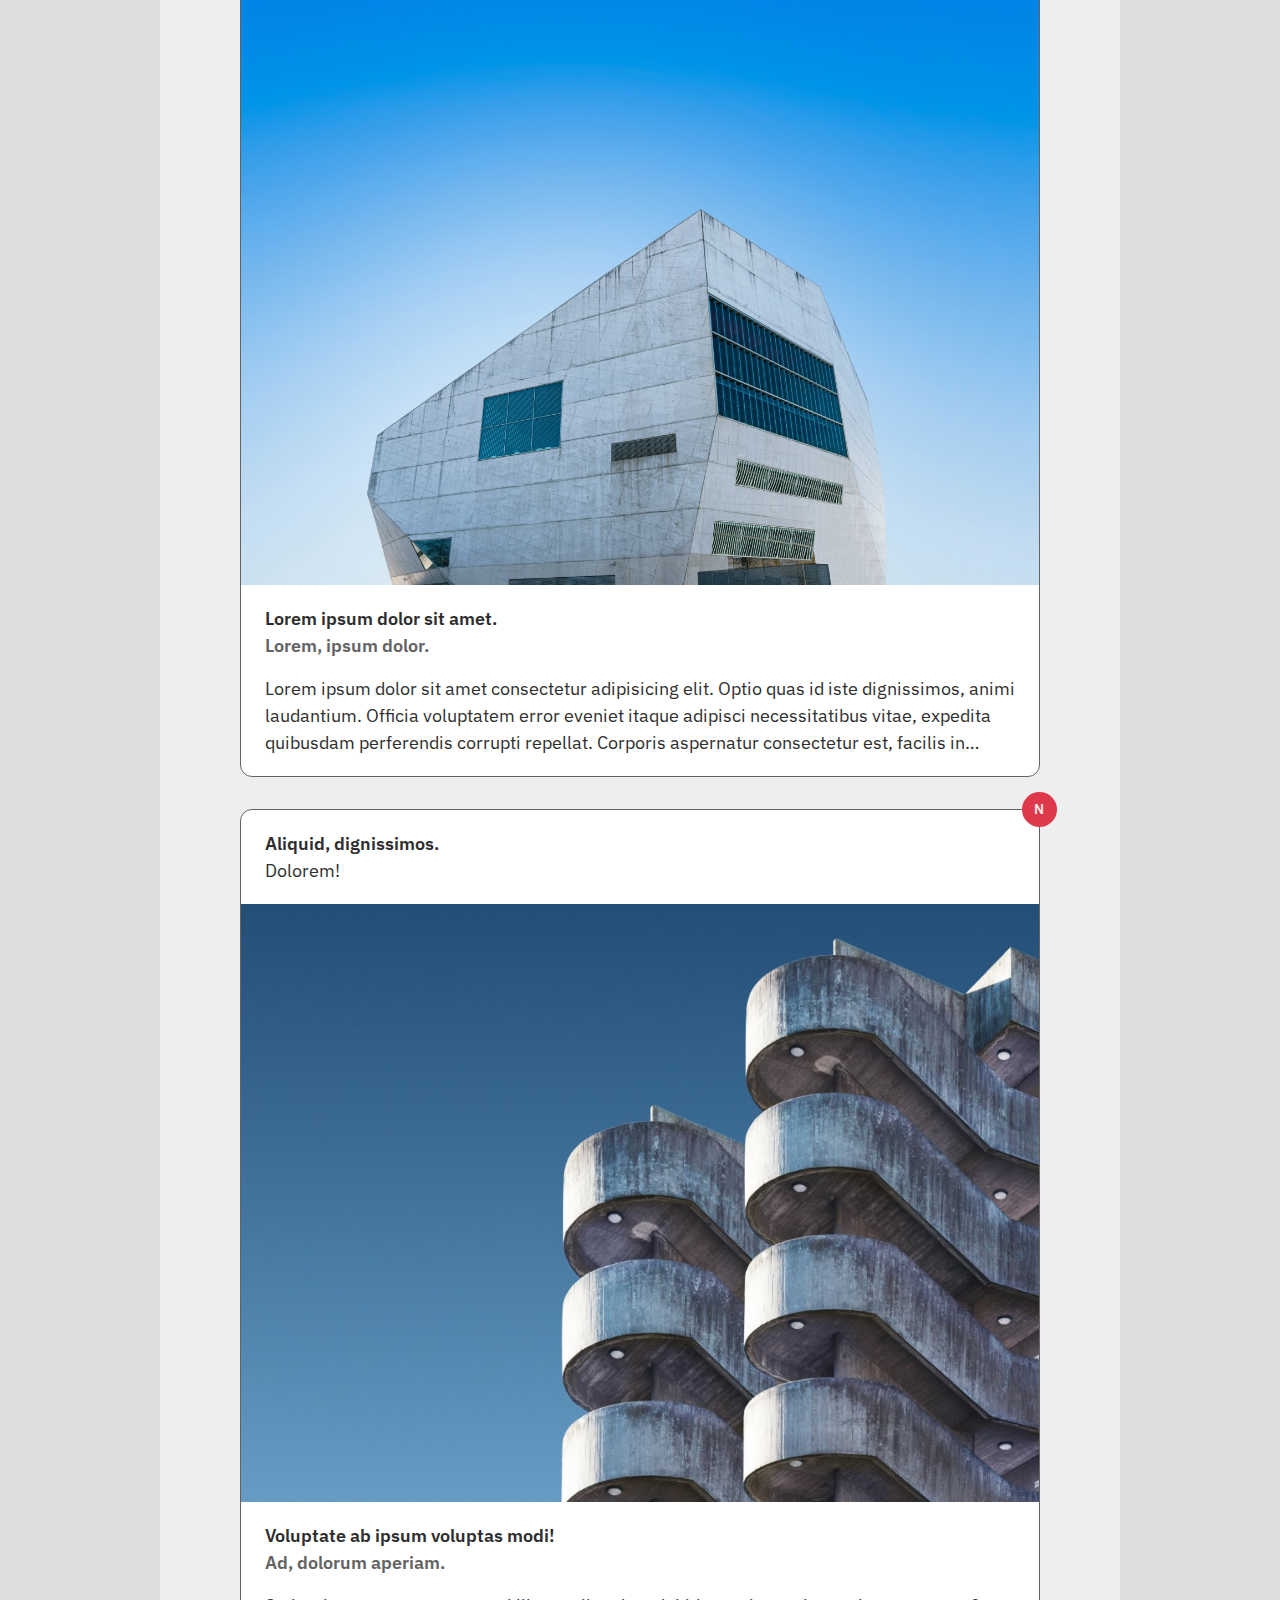
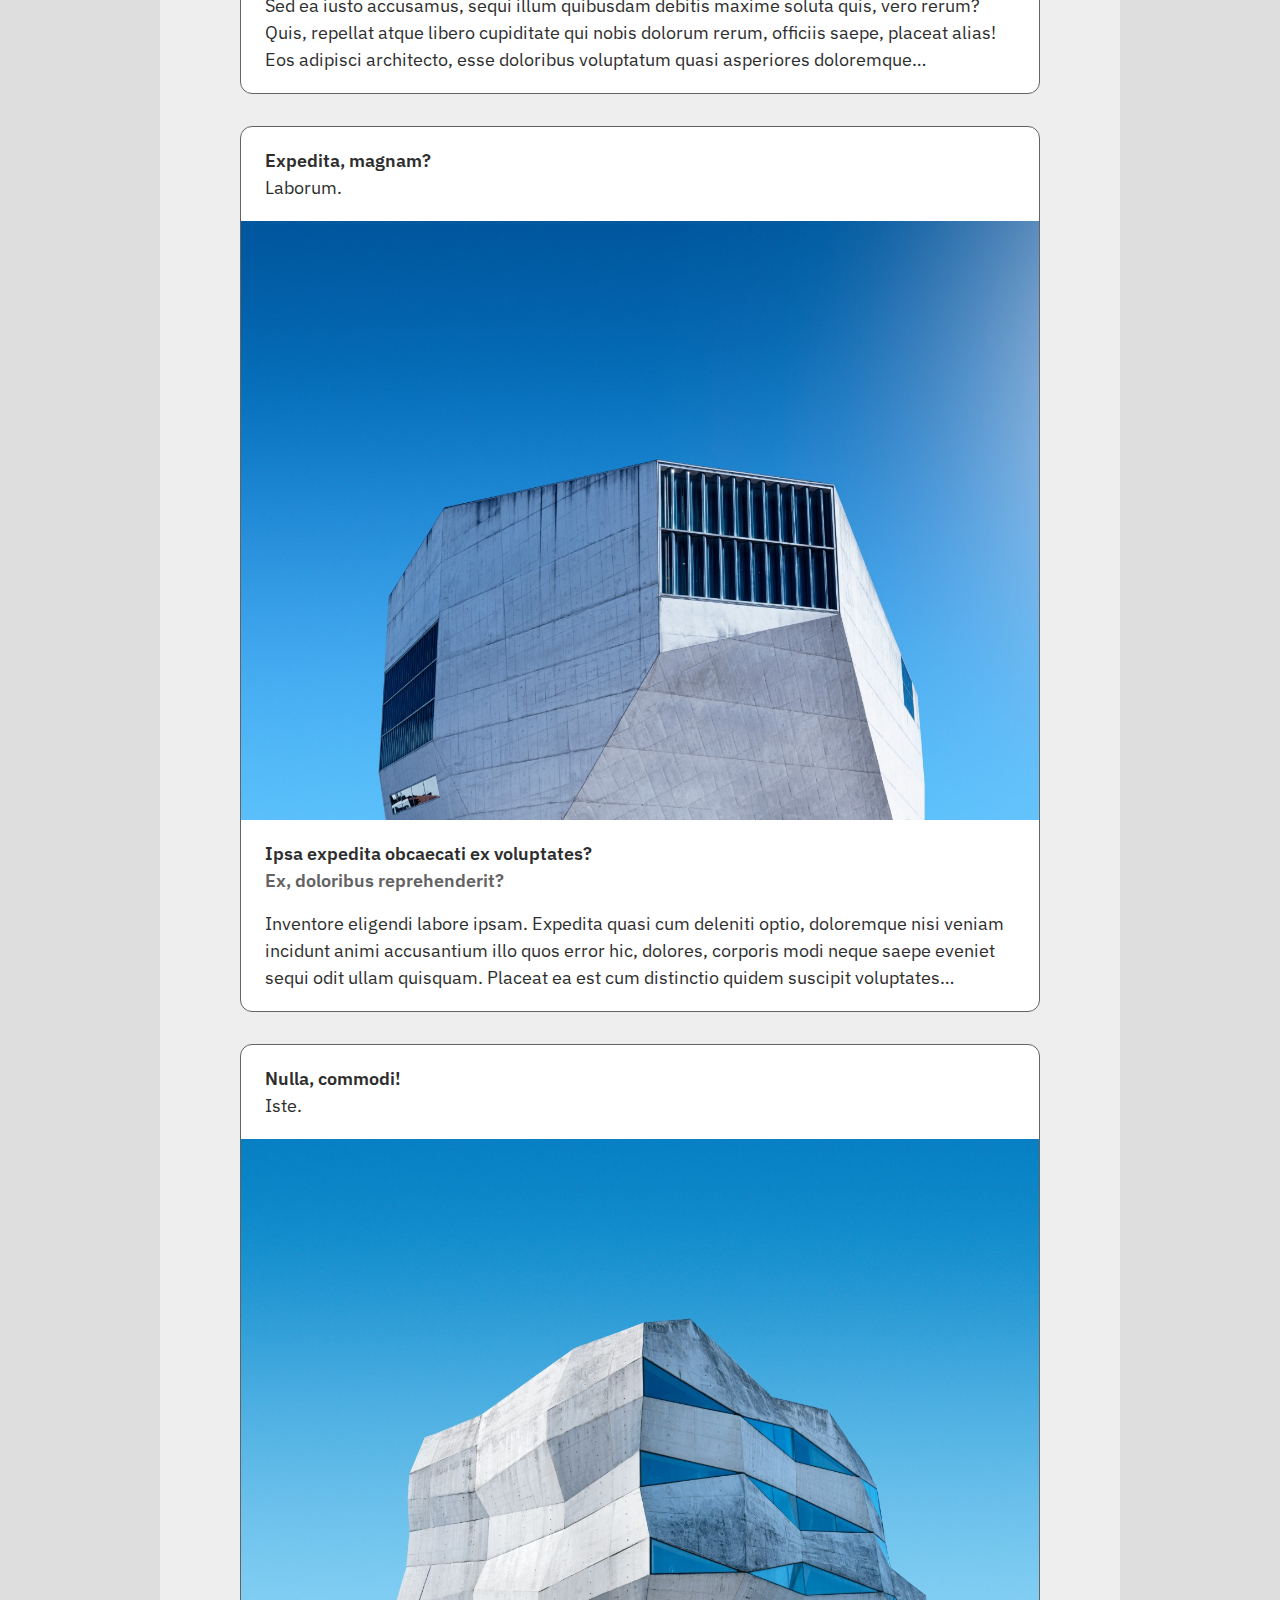
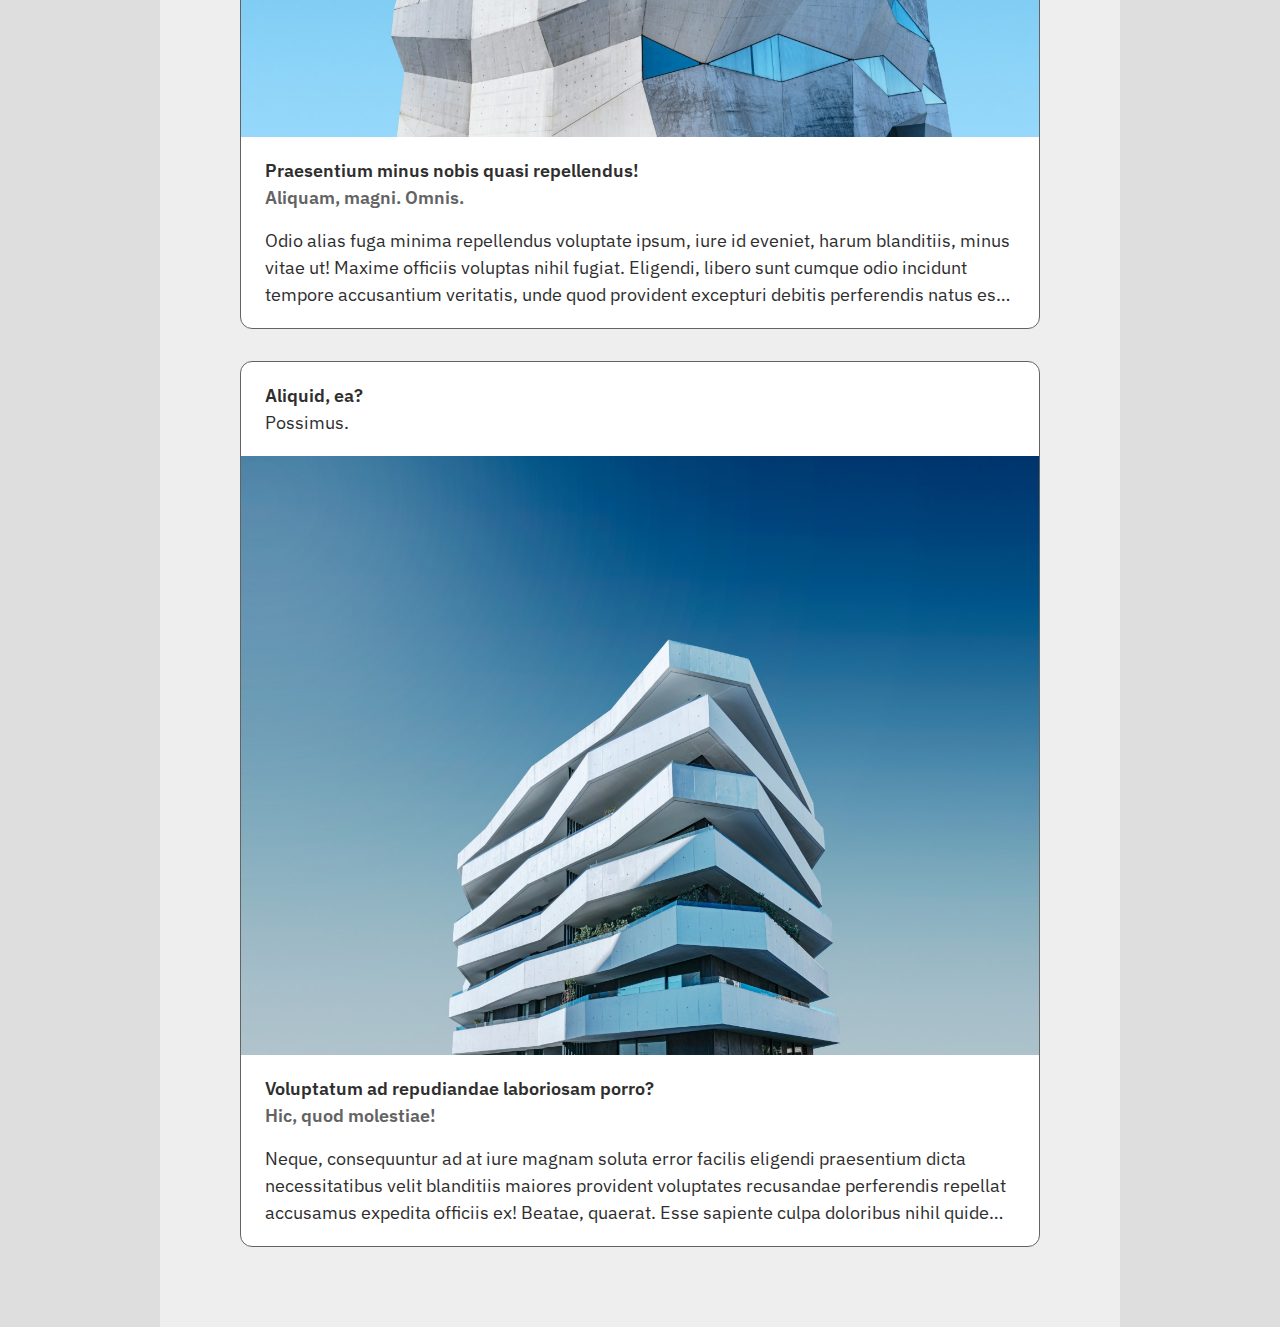
<file: src/w9/pos-absolute/index.html>
<!DOCTYPE html>
<html lang="ko">
  <head>
    <meta charset="UTF-8" />
    <meta name="viewport" content="width=device-width, initial-scale=1.0" />
    <title>position absolute</title>
    <link rel="stylesheet" href="./style/style.css" />
  </head>
  <body>
    <div class="section section--opt-child-pos-abs">
      <h2>container is not absolute</h2>
      <div class="container">
        <div class="card">
          <div class="card__top">
            <p class="card__author">Lorem, ipsum.</p>
            <p class="card__author-role">Lorem.</p>
          </div>
          <img
            src="./assets/simone-hutsch-arch (1).jpg"
            alt=""
            class="card__middle" />
          <div class="card__bottom">
            <p class="card__title">Lorem ipsum dolor sit amet.</p>
            <p class="card__subtitle">Lorem, ipsum dolor.</p>
            <p class="card__desc">
              Lorem ipsum dolor sit amet consectetur adipisicing elit. Optio
              quas id iste dignissimos, animi laudantium. Officia voluptatem
              error eveniet itaque adipisci necessitatibus vitae, expedita
              quibusdam perferendis corrupti repellat. Corporis aspernatur
              consectetur est, facilis in molestias officiis temporibus quam,
              magnam voluptatum illo ad delectus reprehenderit at, dolore
              perspiciatis aliquam! Totam, iste.
            </p>
          </div>
        </div>
        <div class="card">
          <div class="card__top">
            <p class="card__author">Aliquid, dignissimos.</p>
            <p class="card__author-role">Dolorem!</p>
          </div>
          <img
            src="./assets/simone-hutsch-arch (2).jpg"
            alt=""
            class="card__middle" />
          <div class="card__bottom">
            <p class="card__title">Voluptate ab ipsum voluptas modi!</p>
            <p class="card__subtitle">Ad, dolorum aperiam.</p>
            <p class="card__desc">
              Sed ea iusto accusamus, sequi illum quibusdam debitis maxime
              soluta quis, vero rerum? Quis, repellat atque libero cupiditate
              qui nobis dolorum rerum, officiis saepe, placeat alias! Eos
              adipisci architecto, esse doloribus voluptatum quasi asperiores
              doloremque reprehenderit molestiae vero magni alias at vitae
              quidem qui dolorem exercitationem officia ut quaerat possimus.
            </p>
          </div>
        </div>
        <div class="card">
          <div class="card__top">
            <p class="card__author">Expedita, magnam?</p>
            <p class="card__author-role">Laborum.</p>
          </div>
          <img
            src="./assets/simone-hutsch-arch (3).jpg"
            alt=""
            class="card__middle" />
          <div class="card__bottom">
            <p class="card__title">Ipsa expedita obcaecati ex voluptates?</p>
            <p class="card__subtitle">Ex, doloribus reprehenderit?</p>
            <p class="card__desc">
              Inventore eligendi labore ipsam. Expedita quasi cum deleniti
              optio, doloremque nisi veniam incidunt animi accusantium illo quos
              error hic, dolores, corporis modi neque saepe eveniet sequi odit
              ullam quisquam. Placeat ea est cum distinctio quidem suscipit
              voluptates voluptatem quisquam, sunt vero tenetur ex odit quis
              doloribus unde, minus ipsum hic?
            </p>
          </div>
        </div>
        <div class="card">
          <div class="card__top">
            <p class="card__author">Nulla, commodi!</p>
            <p class="card__author-role">Iste.</p>
          </div>
          <img
            src="./assets/simone-hutsch-arch (4).jpg"
            alt=""
            class="card__middle" />
          <div class="card__bottom">
            <p class="card__title">
              Praesentium minus nobis quasi repellendus!
            </p>
            <p class="card__subtitle">Aliquam, magni. Omnis.</p>
            <p class="card__desc">
              Odio alias fuga minima repellendus voluptate ipsum, iure id
              eveniet, harum blanditiis, minus vitae ut! Maxime officiis
              voluptas nihil fugiat. Eligendi, libero sunt cumque odio incidunt
              tempore accusantium veritatis, unde quod provident excepturi
              debitis perferendis natus est asperiores sint ipsam eius nemo
              praesentium ipsa atque hic? Aperiam laborum hic illo.
            </p>
          </div>
        </div>
        <div class="card">
          <div class="card__top">
            <p class="card__author">Aliquid, ea?</p>
            <p class="card__author-role">Possimus.</p>
          </div>
          <img
            src="./assets/simone-hutsch-arch (5).jpg"
            alt=""
            class="card__middle" />
          <div class="card__bottom">
            <p class="card__title">
              Voluptatum ad repudiandae laboriosam porro?
            </p>
            <p class="card__subtitle">Hic, quod molestiae!</p>
            <p class="card__desc">
              Neque, consequuntur ad at iure magnam soluta error facilis
              eligendi praesentium dicta necessitatibus velit blanditiis maiores
              provident voluptates recusandae perferendis repellat accusamus
              expedita officiis ex! Beatae, quaerat. Esse sapiente culpa
              doloribus nihil quidem fuga reprehenderit corporis porro minus,
              omnis tempore, dolores quod architecto voluptates. Illo architecto
              atque repudiandae esse incidunt!
            </p>
          </div>
        </div>
      </div>
    </div>
    <div class="section section--opt-child-pos-abs">
      <h2>container is relative</h2>
      <div class="container container--opt-pos-rel">
        <div class="card">
          <div class="card__top">
            <p class="card__author">Lorem, ipsum.</p>
            <p class="card__author-role">Lorem.</p>
          </div>
          <img
            src="./assets/simone-hutsch-arch (1).jpg"
            alt=""
            class="card__middle" />
          <div class="card__bottom">
            <p class="card__title">Lorem ipsum dolor sit amet.</p>
            <p class="card__subtitle">Lorem, ipsum dolor.</p>
            <p class="card__desc">
              Lorem ipsum dolor sit amet consectetur adipisicing elit. Optio
              quas id iste dignissimos, animi laudantium. Officia voluptatem
              error eveniet itaque adipisci necessitatibus vitae, expedita
              quibusdam perferendis corrupti repellat. Corporis aspernatur
              consectetur est, facilis in molestias officiis temporibus quam,
              magnam voluptatum illo ad delectus reprehenderit at, dolore
              perspiciatis aliquam! Totam, iste.
            </p>
          </div>
        </div>
        <div class="card">
          <div class="card__top">
            <p class="card__author">Aliquid, dignissimos.</p>
            <p class="card__author-role">Dolorem!</p>
          </div>
          <img
            src="./assets/simone-hutsch-arch (2).jpg"
            alt=""
            class="card__middle" />
          <div class="card__bottom">
            <p class="card__title">Voluptate ab ipsum voluptas modi!</p>
            <p class="card__subtitle">Ad, dolorum aperiam.</p>
            <p class="card__desc">
              Sed ea iusto accusamus, sequi illum quibusdam debitis maxime
              soluta quis, vero rerum? Quis, repellat atque libero cupiditate
              qui nobis dolorum rerum, officiis saepe, placeat alias! Eos
              adipisci architecto, esse doloribus voluptatum quasi asperiores
              doloremque reprehenderit molestiae vero magni alias at vitae
              quidem qui dolorem exercitationem officia ut quaerat possimus.
            </p>
          </div>
        </div>
        <div class="card">
          <div class="card__top">
            <p class="card__author">Expedita, magnam?</p>
            <p class="card__author-role">Laborum.</p>
          </div>
          <img
            src="./assets/simone-hutsch-arch (3).jpg"
            alt=""
            class="card__middle" />
          <div class="card__bottom">
            <p class="card__title">Ipsa expedita obcaecati ex voluptates?</p>
            <p class="card__subtitle">Ex, doloribus reprehenderit?</p>
            <p class="card__desc">
              Inventore eligendi labore ipsam. Expedita quasi cum deleniti
              optio, doloremque nisi veniam incidunt animi accusantium illo quos
              error hic, dolores, corporis modi neque saepe eveniet sequi odit
              ullam quisquam. Placeat ea est cum distinctio quidem suscipit
              voluptates voluptatem quisquam, sunt vero tenetur ex odit quis
              doloribus unde, minus ipsum hic?
            </p>
          </div>
        </div>
        <div class="card">
          <div class="card__top">
            <p class="card__author">Nulla, commodi!</p>
            <p class="card__author-role">Iste.</p>
          </div>
          <img
            src="./assets/simone-hutsch-arch (4).jpg"
            alt=""
            class="card__middle" />
          <div class="card__bottom">
            <p class="card__title">
              Praesentium minus nobis quasi repellendus!
            </p>
            <p class="card__subtitle">Aliquam, magni. Omnis.</p>
            <p class="card__desc">
              Odio alias fuga minima repellendus voluptate ipsum, iure id
              eveniet, harum blanditiis, minus vitae ut! Maxime officiis
              voluptas nihil fugiat. Eligendi, libero sunt cumque odio incidunt
              tempore accusantium veritatis, unde quod provident excepturi
              debitis perferendis natus est asperiores sint ipsam eius nemo
              praesentium ipsa atque hic? Aperiam laborum hic illo.
            </p>
          </div>
        </div>
        <div class="card">
          <div class="card__top">
            <p class="card__author">Aliquid, ea?</p>
            <p class="card__author-role">Possimus.</p>
          </div>
          <img
            src="./assets/simone-hutsch-arch (5).jpg"
            alt=""
            class="card__middle" />
          <div class="card__bottom">
            <p class="card__title">
              Voluptatum ad repudiandae laboriosam porro?
            </p>
            <p class="card__subtitle">Hic, quod molestiae!</p>
            <p class="card__desc">
              Neque, consequuntur ad at iure magnam soluta error facilis
              eligendi praesentium dicta necessitatibus velit blanditiis maiores
              provident voluptates recusandae perferendis repellat accusamus
              expedita officiis ex! Beatae, quaerat. Esse sapiente culpa
              doloribus nihil quidem fuga reprehenderit corporis porro minus,
              omnis tempore, dolores quod architecto voluptates. Illo architecto
              atque repudiandae esse incidunt!
            </p>
          </div>
        </div>
      </div>
    </div>
    <div class="section">
      <h2>practical usage of absolute</h2>
      <div class="container container--opt-pos-rel">
        <div class="card">
          <div class="card__top">
            <p class="card__author">Lorem, ipsum.</p>
            <p class="card__author-role">Lorem.</p>
          </div>
          <img
            src="./assets/simone-hutsch-arch (1).jpg"
            alt=""
            class="card__middle" />
          <div class="card__bottom">
            <p class="card__title">Lorem ipsum dolor sit amet.</p>
            <p class="card__subtitle">Lorem, ipsum dolor.</p>
            <p class="card__desc">
              Lorem ipsum dolor sit amet consectetur adipisicing elit. Optio
              quas id iste dignissimos, animi laudantium. Officia voluptatem
              error eveniet itaque adipisci necessitatibus vitae, expedita
              quibusdam perferendis corrupti repellat. Corporis aspernatur
              consectetur est, facilis in molestias officiis temporibus quam,
              magnam voluptatum illo ad delectus reprehenderit at, dolore
              perspiciatis aliquam! Totam, iste.
            </p>
          </div>
        </div>
        <div class="card card--opt-new">
          <div class="card__top">
            <p class="card__author">Aliquid, dignissimos.</p>
            <p class="card__author-role">Dolorem!</p>
          </div>
          <img
            src="./assets/simone-hutsch-arch (2).jpg"
            alt=""
            class="card__middle" />
          <div class="card__bottom">
            <p class="card__title">Voluptate ab ipsum voluptas modi!</p>
            <p class="card__subtitle">Ad, dolorum aperiam.</p>
            <p class="card__desc">
              Sed ea iusto accusamus, sequi illum quibusdam debitis maxime
              soluta quis, vero rerum? Quis, repellat atque libero cupiditate
              qui nobis dolorum rerum, officiis saepe, placeat alias! Eos
              adipisci architecto, esse doloribus voluptatum quasi asperiores
              doloremque reprehenderit molestiae vero magni alias at vitae
              quidem qui dolorem exercitationem officia ut quaerat possimus.
            </p>
          </div>
        </div>
        <div class="card">
          <div class="card__top">
            <p class="card__author">Expedita, magnam?</p>
            <p class="card__author-role">Laborum.</p>
          </div>
          <img
            src="./assets/simone-hutsch-arch (3).jpg"
            alt=""
            class="card__middle" />
          <div class="card__bottom">
            <p class="card__title">Ipsa expedita obcaecati ex voluptates?</p>
            <p class="card__subtitle">Ex, doloribus reprehenderit?</p>
            <p class="card__desc">
              Inventore eligendi labore ipsam. Expedita quasi cum deleniti
              optio, doloremque nisi veniam incidunt animi accusantium illo quos
              error hic, dolores, corporis modi neque saepe eveniet sequi odit
              ullam quisquam. Placeat ea est cum distinctio quidem suscipit
              voluptates voluptatem quisquam, sunt vero tenetur ex odit quis
              doloribus unde, minus ipsum hic?
            </p>
          </div>
        </div>
        <div class="card">
          <div class="card__top">
            <p class="card__author">Nulla, commodi!</p>
            <p class="card__author-role">Iste.</p>
          </div>
          <img
            src="./assets/simone-hutsch-arch (4).jpg"
            alt=""
            class="card__middle" />
          <div class="card__bottom">
            <p class="card__title">
              Praesentium minus nobis quasi repellendus!
            </p>
            <p class="card__subtitle">Aliquam, magni. Omnis.</p>
            <p class="card__desc">
              Odio alias fuga minima repellendus voluptate ipsum, iure id
              eveniet, harum blanditiis, minus vitae ut! Maxime officiis
              voluptas nihil fugiat. Eligendi, libero sunt cumque odio incidunt
              tempore accusantium veritatis, unde quod provident excepturi
              debitis perferendis natus est asperiores sint ipsam eius nemo
              praesentium ipsa atque hic? Aperiam laborum hic illo.
            </p>
          </div>
        </div>
        <div class="card">
          <div class="card__top">
            <p class="card__author">Aliquid, ea?</p>
            <p class="card__author-role">Possimus.</p>
          </div>
          <img
            src="./assets/simone-hutsch-arch (5).jpg"
            alt=""
            class="card__middle" />
          <div class="card__bottom">
            <p class="card__title">
              Voluptatum ad repudiandae laboriosam porro?
            </p>
            <p class="card__subtitle">Hic, quod molestiae!</p>
            <p class="card__desc">
              Neque, consequuntur ad at iure magnam soluta error facilis
              eligendi praesentium dicta necessitatibus velit blanditiis maiores
              provident voluptates recusandae perferendis repellat accusamus
              expedita officiis ex! Beatae, quaerat. Esse sapiente culpa
              doloribus nihil quidem fuga reprehenderit corporis porro minus,
              omnis tempore, dolores quod architecto voluptates. Illo architecto
              atque repudiandae esse incidunt!
            </p>
          </div>
        </div>
      </div>
    </div>
  </body>
</html>
</file>
<file: src/w7/assignment/style.css>
@import url("https://fonts.googleapis.com/css2?family=Noto+Sans:ital,wght@0,100..900;1,100..900&display=swap");

body {
  font-family: "Noto Sans", sans-serif;
  font-optical-sizing: auto;
  font-style: normal;
  font-variation-settings: "wdth" 100;
}

* {
  box-sizing: border-box;
}

html,
body {
  margin: 0px;
}

.body {
  font-family: "PT Sans", sans-serif;
  font-weight: 400;
  font-style: normal;
  font-family: "PT Sans", sans-serif;
  font-weight: 700;
  font-style: normal;
  font-family: "PT Sans", sans-serif;
  font-weight: 400;
  font-style: italic;
  font-family: "PT Sans", sans-serif;
  font-weight: 700;
  font-style: italic;
}

/*검정색 탑  바*/
.section-top {
  padding-inline: 1.875rem;
  background-color: black;
  height: 5.5rem;
  display: flex;
  justify-content: center;
}

.button {
  align-items: center;
  display: flex;
  justify-content: space-between;
  margin-inline: 3.75rem;
  margin-block: 1.1875rem;
  background-color: black;
  color: white;
  font-size: 1.5rem;
  font-weight: 300;
}

.button p {
  margin: 0rem;
}

.button {
  flex-grow: 1;
  padding: 0.375rem 1.375rem;
  margin-left: 1rem;
}

img {
  width: 1.875rem;
  height: 1.875rem;
}

.button-flex-child-opt-1 {
  margin-left: 0.625rem;
  font-weight: 500;
}

.button-flex-child-opt-2 {
  flex-grow: 1;
  margin-top: 0.25rem;
  margin-left: 0.8rem;
  padding-left: 0.8rem;
  padding-block: 0.125rem 0.25rem;
  border-left: 0.125rem solid #ffffff;
}

.button-flex-child-opt-3 {
  border: 1px solid #ffffff;
  border-radius: 0.375rem;
  padding-block: 0.375rem;
  padding-inline: 2rem;
}

.button-flex-child-opt-4 {
  background-color: #4c5fd5;
  border-radius: 0.375rem;
  margin-left: 0.625rem;
  padding-block: 0.375rem;
  padding-inline: 2rem;
}

/*퍼플 컨테이너*/
.section-purple {
  height: 397px;
  align-items: center;
  background-color: #dadbf1;
  padding-block: 6.25rem 7.1875rem;
  padding-inline: 1.875rem;
}

.container-top {
  margin-inline: 15rem;
}

.centered-title {
  font-size: 5rem;
  font-weight: 400;
  margin: 0;
  margin-bottom: 1rem;
  text-align: center;
  align-items: center;
}

.input {
  border: 1px solid #000000;
  border-radius: 0.375rem;
  background-color: #ffffff;
  color: #ccc;
  width: 45rem;
  height: 4.125rem;
  padding: 1rem;
  text-align: left;
  display: flex;
  justify-content: space-between;
  text-align: center;
  align-items: center;
  font-size: 1.3125rem;
}

/*화이트 컨테이너*/

.section-white {
  display: flex;
  flex-wrap: wrap;
  gap: 2.4375rem;
  margin-inline: 7.5rem;
  margin-block: 8rem 4rem;
}

.category {
  width: calc(50% - 2.4375rem);
  display: flex;
  margin-bottom: 20px;
}
.category-list {
  margin-bottom: 3rem;
  padding-inline: 10px 0.9375rem;
}

.category-icon {
  margin-top: 25px;
  margin-right: 10px;
}

.category-icon img {
  width: 100px;
  height: auto;
}

.category-list-child {
  padding: 1.5rem;
}

.category-list-title {
  margin-block: 3rem 1rem;
  font-size: 1.5rem;
}

.category-list-desc {
  margin-bottom: 1.25rem;
  font-size: 1.5rem;
}

.category-list-more {
  font-size: 1.25rem;
  color: #4c5fd5;
}

/*블랙바텀 컨테이너*/

.section-black {
  background-color: #000000;
  color: #ffffff;
  padding-inline: 1.875rem;
  padding-bottom: 3.75rem;
}

.container-bottom {
  display: flex;
  flex-direction: column;
  margin-inline: 3.75rem;
}

.footer {
  display: flex;

  margin-right: 50px;
  margin-top: 24px;
}

.footer title {
  font-size: 1.5rem;
}

.footer-middle-title {
  margin-block: 10px 5px;
  font-weight: 800;
}

.footer-list {
  padding-top: 10px;
  font-size: 1rem;
}

.aboutus {
  margin-top: auto;
  margin-left: auto;
  font-size: 1.25rem;
  font-weight: 300;
}
</file>
<file: src/w8/assinment.demo/style/style.css>
@charset "UTF-8";
* {
  box-sizing: border-box;
}

body {
  margin: 0;
  font-family: sans-serif;
  font-size: 1.25rem;
  line-height: 1.75rem;
}

.navigation {
  font-size: 1.5rem;
  background-color: #000;
  color: #fff;
  padding-inline: 1.875rem;
  padding-block: 1.1875rem;
}
.navigation__container {
  width: 90%;
  margin-inline: auto;
  display: flex;
  justify-content: space-between;
}
.navigation__menu-group {
  display: flex;
  align-items: center;
}
.navigation__menu-group--left {
  gap: 0.8125rem;
}
.navigation__menu-group--right {
  gap: 1rem;
}
@media (width < 56.25rem) {
  .navigation__menu-group--right {
    display: none;
  }
}
.navigation__logo {
  height: 32px;
  aspect-ratio: 200/51;
}
.navigation__page-title {
  margin-top: 3px;
  padding-top: 3px;
  padding-left: 0.8125rem;
  line-height: 1.4375rem;
  border-left: 0.125rem solid #fff;
}
.navigation__btn {
  padding-inline: 1.4375rem;
  padding-block: 0.4375rem;
  line-height: 2.25rem;
  border-radius: 0.5rem;
}
.navigation__btn--outline {
  border: 0.0625rem solid #fff;
  background-color: #191a1b;
}
.navigation__btn--fill {
  background-color: #4c5fd5;
}

.hero {
  background-color: #dadbee;
  padding-inline: 1.875rem;
  padding-block: 5rem 7.1875rem;
}
.hero__container {
  width: 90%;
  margin-inline: auto;
}
.hero__text {
  font-size: 5rem;
  line-height: 7.5rem;
  text-align: center;
  width: 80%;
  margin-inline: auto;
}
.hero__search-input {
  border-radius: 0.25rem;
  margin-top: 1rem;
  padding: 1rem;
  border: 0.0625rem solid #000;
  background-color: #fff;
  font-size: 1.5rem;
  line-height: 2rem;
  margin-inline: auto;
  display: block;
  width: 80%;
}

.feature {
  padding: 1.875rem;
}
.feature__container {
  -moz-column-gap: 1.5rem;
       column-gap: 1.5rem;
  row-gap: 3rem;
  width: 80%;
  margin-inline: auto;
  padding-left: 0;
  list-style: none;
  margin-block: 0;
  display: flex;
  flex-wrap: wrap;
}
.feature__container > * {
  flex-basis: 0; /*균등 사이즈를 위해 꼭 넣어주기*/
  flex-grow: 2;
  min-width: 25rem;
}
.feature .card {
  display: flex;
  gap: 1.875rem;
  padding-top: 3rem;
}
.feature .card__img {
  max-width: 5rem;
}
</file>
<file: src/w9/pos-absolute/style/style.css>
@import url("https://fonts.googleapis.com/css2?family=IBM+Plex+Sans:ital,wght@0,100;0,200;0,300;0,400;0,500;0,600;0,700;1,100;1,200;1,300;1,400;1,500;1,600;1,700&display=swap");
* {
  box-sizing: border-box;
}

body {
  margin: 0;
  font-family: "IBM Plex Sans", sans-serif;
  font-size: 1.125rem;
  font-weight: 400;
  line-height: 150%;
  color: oklch(0.3 0 0);
  background-color: oklch(0.9 0 0);
}

p {
  margin-block: 0;
}

img {
  display: block;
}

.section > h2 {
  text-align: center;
}

.container {
  max-width: 60rem;
  padding: 5rem;
  margin-inline: auto;
  background-color: oklch(0.95 0 0);
}
.container--opt-pos-rel {
  position: relative;
}

.card {
  margin-top: 2rem;
  background-color: oklch(1 0 0);
  border: 1px solid oklch(0.5 0 0);
  border-radius: 0.75rem;
}
.card:nth-child(1) {
  margin-top: 0;
}
.section--opt-child-pos-abs .card:nth-child(3) {
  position: absolute;
  top: 20rem;
  left: 20rem;
}

.card--opt-new {
  position: relative;
}
.card--opt-new::after {
  position: absolute;
  top: calc(-0.5lh - 0.25rem);
  right: calc(-0.5lh - 0.25rem);
  z-index: 999;
  height: 1lh;
  aspect-ratio: 1/1;
  padding: 0.25rem;
  font-size: 0.875rem;
  font-weight: 600;
  color: oklch(0.95 0.02 20);
  text-align: center;
  content: "N";
  background-color: oklch(0.6 0.2 20);
  border-radius: 62.4375rem;
}
.card__top {
  padding-block: 1.25rem;
  padding-inline: 1.5rem;
}
.card__middle {
  width: 100%;
  aspect-ratio: 4/3;
  -o-object-fit: cover;
     object-fit: cover;
}
.card__bottom {
  padding-block: 1.25rem;
  padding-inline: 1.5rem;
}
.card__author {
  font-weight: 600;
}
.card__title {
  font-weight: 600;
}
.card__subtitle {
  margin-bottom: 1rem;
  font-weight: 600;
  color: oklch(0.5 0 0);
}
.card__desc {
  display: -webkit-box;
  overflow: hidden;
  -webkit-line-clamp: 3;
  -webkit-box-orient: vertical;
}
</file>
